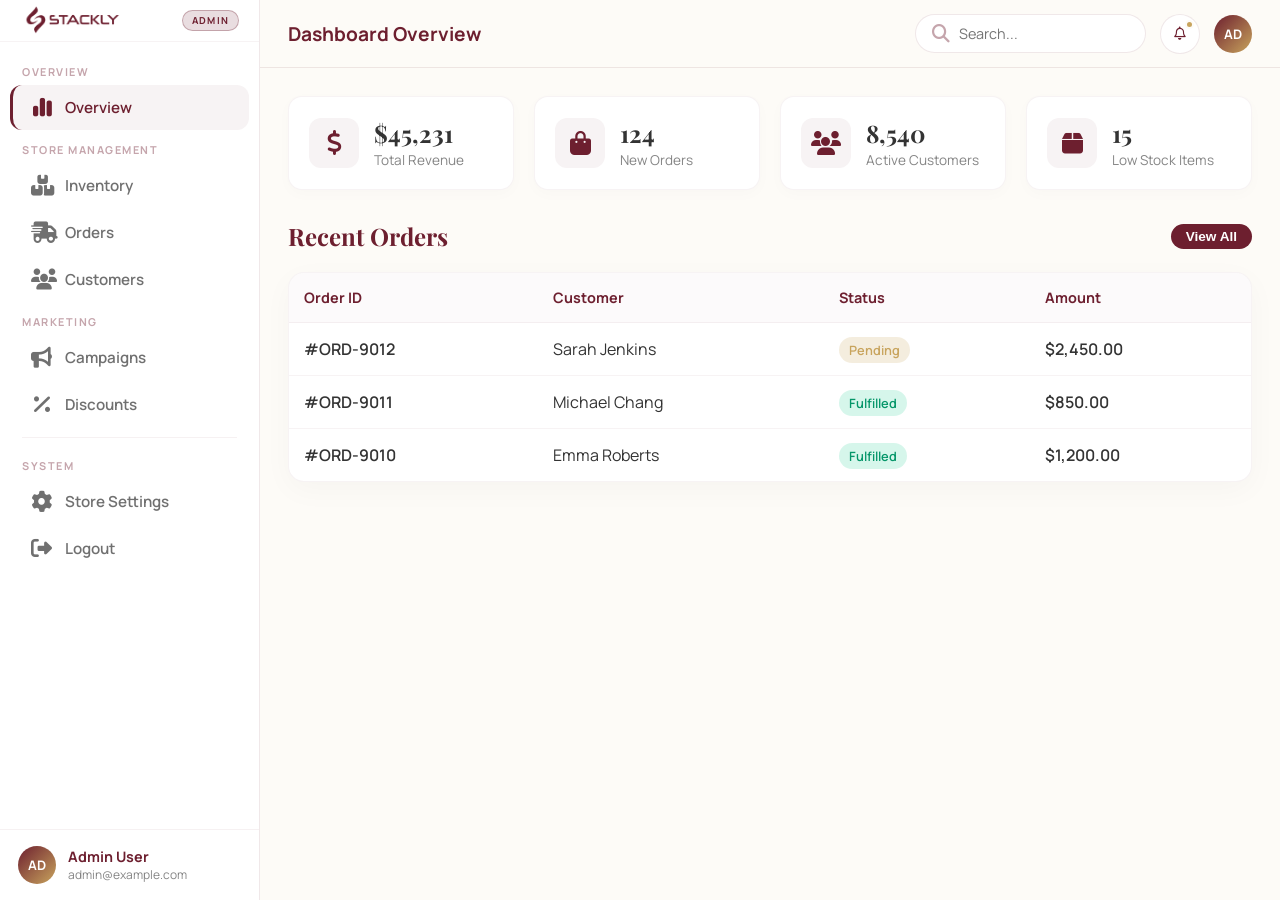
<file: admin.html>
<!DOCTYPE html>
<html lang="en">
<head>
  <meta charset="UTF-8">
  <meta name="viewport" content="width=device-width, initial-scale=1.0">
  <title>Admin Panel – Stackly</title>
  <link href="https://fonts.googleapis.com/css2?family=Manrope:wght@300;400;500;600;700;800&family=Playfair+Display:wght@400;500;600;700&display=swap" rel="stylesheet">
  <link rel="stylesheet" href="https://cdnjs.cloudflare.com/ajax/libs/font-awesome/6.4.0/css/all.min.css">
  <style>
    *, *::before, *::after { margin: 0; padding: 0; box-sizing: border-box; }
    :root {
      --primary: #6D1F2F; /* Burgundy */
      --secondary: #C8A45D; /* Gold */
      --primary-rgb: 109, 31, 47;
      --secondary-rgb: 200, 164, 93;
      --bg: #fdfbf7;
      --bg-rgb: 253, 251, 247;
      --text: #333333;
      --sidebar-w: 260px;
      --topbar-h: 68px;
    }
    html { scroll-behavior: smooth; }
    body {
      font-family: 'Manrope', sans-serif;
      background: var(--bg);
      color: var(--text);
      min-height: 100vh;
      display: flex;
      overflow-x: hidden;
    }
    h1, h2, h3, h4, h5, h6 { font-family: 'Playfair Display', serif; color: var(--primary); }
    a { color: inherit; text-decoration: none; }
    ::-webkit-scrollbar { width: 5px; height: 5px; }
    ::-webkit-scrollbar-track { background: transparent; }
    ::-webkit-scrollbar-thumb { background: rgba(var(--primary-rgb),0.3); border-radius: 10px; }

    /* ─── SIDEBAR & OVERLAY ─── */
    .sidebar-overlay {
      display: none; position: fixed; inset: 0; z-index: 190;
      background: rgba(0,0,0,0.2); backdrop-filter: blur(4px);
      opacity: 0; transition: opacity 0.3s;
    }
    .sidebar {
      width: var(--sidebar-w);
      height: 100vh;
      position: fixed;
      top: 0; left: 0;
      z-index: 200;
      background: #ffffff;
      border-right: 1px solid rgba(var(--primary-rgb),0.1);
      display: flex;
      flex-direction: column;
      transition: transform 0.3s ease, width 0.3s ease;
      overflow: hidden;
    }
    .sidebar-logo { display: flex; align-items: center; gap: 10px; padding: 10px 20px; border-bottom: 1px solid rgba(109,31,47,0.05); flex-shrink: 0; text-decoration: none; color: var(--primary); }
    .static-logo {
      width: 140px; height: 140px; object-fit: contain; border-radius: 8px;
      margin-top: -30px; margin-bottom: -30px;
    }
    .close-sidebar-btn {
      display: none; background: rgba(109,31,47,0.05); border: none;
      color: var(--primary); padding: 6px; border-radius: 8px; cursor: pointer;
      margin-left: auto; transition: background 0.2s;
    }
    .viewer-badge { background: rgba(109,31,47,0.15); color: var(--primary); font-size: 0.6rem; font-weight: 700; letter-spacing: 1.2px; padding: 3px 9px; border-radius: 50px; text-transform: uppercase; white-space: nowrap; border: 1px solid rgba(109,31,47,0.3); }
    
    .sidebar-nav { flex: 1; padding: 12px 0; overflow-y: auto; overflow-x: hidden; }
    .nav-section-label {
      display: block; padding: 10px 22px 4px; font-size: 0.68rem; font-weight: 700;
      letter-spacing: 1.5px; text-transform: uppercase; color: rgba(109,31,47,0.4); white-space: nowrap;
    }
    .nav-link {
      display: flex; align-items: center; gap: 13px;
      padding: 12px 18px; margin: 2px 10px;
      border-radius: 12px; cursor: pointer;
      font-size: 0.95rem; font-weight: 600;
      color: rgba(51,51,51,0.7);
      transition: all 0.2s ease; white-space: nowrap;
      border-left: 3px solid transparent; text-decoration: none;
    }
    .nav-link:hover {
      background: rgba(200,164,93,0.1);
      color: var(--primary); border-left-color: rgba(200,164,93,0.4);
    }
    .nav-link.active {
      background: rgba(109,31,47,0.05);
      color: var(--primary); border-left-color: var(--primary);
    }
    .nav-link i { font-size: 21px; flex-shrink: 0; width: 21px; text-align: center; }
    .nav-divider { height: 1px; background: rgba(109,31,47,0.06); margin: 10px 22px; }
    
    .sidebar-footer {
      padding: 16px 18px; border-top: 1px solid rgba(109,31,47,0.06);
      display: flex; align-items: center; gap: 12px; flex-shrink: 0;
    }
    .user-ava {
      width: 38px; height: 38px; border-radius: 50%;
      background: linear-gradient(135deg, var(--primary), var(--secondary));
      display: flex; align-items: center; justify-content: center; color: white;
      font-size: 0.82rem; font-weight: 700; flex-shrink: 0;
    }
    .user-info { overflow: hidden; }
    .user-info .uname { font-size: 0.9rem; font-weight: 700; color: var(--primary); white-space: nowrap; }
    .user-info .uemail { font-size: 0.75rem; color: rgba(51,51,51,0.6); white-space: nowrap; }

    /* ─── MAIN ─── */
    .main-wrap { margin-left: var(--sidebar-w); flex: 1; min-height: 100vh; display: flex; flex-direction: column; transition: margin-left 0.3s ease; }

    /* ─── TOPBAR ─── */
    .topbar {
      position: sticky; top: 0; z-index: 100; height: var(--topbar-h);
      background: rgba(253, 251, 247, 0.92); backdrop-filter: blur(16px);
      border-bottom: 1px solid rgba(109,31,47,0.1);
      display: flex; align-items: center; justify-content: space-between;
      padding: 0 28px; flex-shrink: 0;
    }
    .topbar-left { display: flex; align-items: center; gap: 14px; }
    .menu-toggle {
      display: none; background: none; border: none; color: var(--primary); cursor: pointer;
      padding: 5px; border-radius: 8px; margin-left: -8px; font-size: 24px;
    }
    .mobile-logo { display: none; align-items: center; gap: 8px; }
    .mobile-logo .static-logo { width: 90px; height: 90px; margin-top: -20px; margin-bottom: -20px; }
    .topbar-title { font-size: 1.2rem; font-weight: 700; color: var(--primary); }
    .topbar-right { display: flex; align-items: center; gap: 14px; }
    
    .search-box {
      display: flex; align-items: center; gap: 9px;
      background: #ffffff; border: 1px solid rgba(109,31,47,0.1);
      border-radius: 50px; padding: 9px 16px; transition: border-color 0.2s;
    }
    .search-box:focus-within { border-color: var(--secondary); }
    .search-box i { font-size: 18px; color: rgba(109,31,47,0.4); }
    .search-box input { background: none; border: none; outline: none; color: var(--text); font-family: inherit; font-size: 0.9rem; width: 170px; }
    
    .notif-btn {
      position: relative; background: #ffffff;
      border: 1px solid rgba(109,31,47,0.1); border-radius: 50%;
      width: 40px; height: 40px; display: flex; align-items: center; justify-content: center;
      cursor: pointer; color: var(--primary);
    }
    .notif-dot { position: absolute; top: 5px; right: 5px; width: 9px; height: 9px; border-radius: 50%; background: var(--secondary); border: 2px solid var(--bg); }
    .topbar-ava {
      width: 38px; height: 38px; border-radius: 50%; color: white;
      background: linear-gradient(135deg, var(--primary), var(--secondary));
      display: flex; align-items: center; justify-content: center;
      font-size: 0.82rem; font-weight: 700; cursor: pointer; text-decoration: none;
    }

    /* ─── SPA SECTIONS ─── */
    .page-body { padding: 28px 28px 48px; flex: 1; }
    .spa-section { display: none; animation: fadeIn 0.4s ease forwards; }
    .spa-section.active { display: block; }
    @keyframes fadeIn { from { opacity: 0; transform: translateY(10px); } to { opacity: 1; transform: translateY(0); } }

    /* ─── COMPONENT CLASSES ─── */
    .sec-head { display: flex; align-items: center; justify-content: space-between; margin-bottom: 20px; }
    .btn-primary { background: var(--primary); color: #fff; padding: 10px 20px; border-radius: 50px; font-weight: 600; border: none; cursor: pointer; transition: all 0.3s; }
    .btn-primary:hover { background: var(--secondary); box-shadow: 0 4px 15px rgba(200,164,93,0.4); }
    
    .glass-panel {
      background: #ffffff; border: 1px solid rgba(109,31,47,0.05);
      border-radius: 16px; padding: 25px; box-shadow: 0 8px 30px rgba(0,0,0,0.03);
      margin-bottom: 30px;
    }
    
    /* ─── CONTENT GRIDS ─── */
    .metrics-grid { display: grid; grid-template-columns: repeat(auto-fit, minmax(220px, 1fr)); gap: 20px; margin-bottom: 30px; }
    .metric-card {
      background: #ffffff; border: 1px solid rgba(109,31,47,0.05);
      border-radius: 14px; padding: 20px;
      box-shadow: 0 4px 15px rgba(0,0,0,0.02);
      display: flex; align-items: center; gap: 15px;
    }
    .metric-card .icon-box {
      width: 50px; height: 50px; border-radius: 12px;
      background: rgba(109,31,47,0.05); color: var(--primary);
      display: flex; align-items: center; justify-content: center; font-size: 24px;
    }
    .metric-info h3 { font-size: 1.5rem; font-weight: 700; color: var(--text); margin-bottom: 2px; }
    .metric-info p { font-size: 0.85rem; color: rgba(51,51,51,0.6); }

    /* ─── RESPONSIVE ─── */
    @media (max-width: 768px) {
      .sidebar { transform: translateX(-100%); border-right: none; height: 100%; bottom: 0; }
      .sidebar.open { transform: translateX(0); box-shadow: 4px 0 24px rgba(0,0,0,0.1); }
      .sidebar-overlay.open { display: block; opacity: 1; }
      .sidebar-logo { padding: 10px 12px; gap: 8px; }
      .close-sidebar-btn { display: block; }
      .menu-toggle { display: block; }
      .main-wrap { margin-left: 0; width: 100%; max-width: 100vw; min-width: 0; }
      .topbar-title { font-size: 1.1rem; }
      .topbar { padding: 0 16px; }
      .page-body { padding: 20px 16px; overflow-x: hidden; width: 100%; min-width: 0; }
      .search-box { display: none; }
    }

    /* ─── TOGGLE SWITCH ─── */
    .toggle-switch { width: 40px; height: 22px; background: rgba(0,0,0,0.15); border-radius: 50px; position: relative; cursor: pointer; transition: background 0.3s; }
    .toggle-switch.on { background: var(--secondary); }
    .toggle-circle { width: 18px; height: 18px; background: white; border-radius: 50%; position: absolute; top: 2px; left: 2px; transition: left 0.3s; }
    .toggle-switch.on .toggle-circle { left: 20px; }
  </style>
</head>
<body>

  <!-- MOBILE OVERLAY -->
  <div class="sidebar-overlay" onclick="toggleSidebar()"></div>

  <!-- SIDEBAR -->
  <aside class="sidebar" id="sidebar">
    <div class="sidebar-logo">
      <div class="static-logo" onclick="window.location.href='index.html'" style="cursor: pointer; background-color: var(--primary); -webkit-mask: url('logo-removebg-preview.webp') no-repeat left center; mask: url('logo-removebg-preview.webp') no-repeat left center; -webkit-mask-size: contain; mask-size: contain; width: 220px; height: 55px;" title="Stackly"></div>
      <span class="viewer-badge">ADMIN</span>
      <button class="close-sidebar-btn" onclick="toggleSidebar()"><i class="fa-solid fa-xmark"></i></button>
    </div>

    <nav class="sidebar-nav">
      <span class="nav-section-label">OVERVIEW</span>
      <a class="nav-link active" onclick="showSection('overview', 'Dashboard Overview', this)">
        <i class="fa-solid fa-chart-simple"></i><span>Overview</span>
      </a>
      
      <span class="nav-section-label">STORE MANAGEMENT</span>
      <a class="nav-link" onclick="showSection('inventory', 'Inventory', this)">
        <i class="fa-solid fa-boxes-stacked"></i><span>Inventory</span>
      </a>
      <a class="nav-link" onclick="showSection('orders', 'Orders & Fulfillment', this)">
        <i class="fa-solid fa-truck-fast"></i><span>Orders</span>
      </a>
      <a class="nav-link" onclick="showSection('customers', 'Customers', this)">
        <i class="fa-solid fa-users"></i><span>Customers</span>
      </a>
      
      <span class="nav-section-label">MARKETING</span>
      <a class="nav-link" onclick="showSection('campaigns', 'Campaigns', this)">
        <i class="fa-solid fa-bullhorn"></i><span>Campaigns</span>
      </a>
      <a class="nav-link" onclick="showSection('discounts', 'Discounts', this)">
        <i class="fa-solid fa-percent"></i><span>Discounts</span>
      </a>

      <div class="nav-divider"></div>
      <span class="nav-section-label">SYSTEM</span>
      <a class="nav-link" onclick="showSection('settings', 'Store Settings', this)">
        <i class="fa-solid fa-gear"></i><span>Store Settings</span>
      </a>
      <a href="login.html" class="nav-link">
        <i class="fa-solid fa-right-from-bracket"></i><span>Logout</span>
      </a>
    </nav>

    <div class="sidebar-footer">
      <div class="user-ava" id="sidebar-ava">AD</div>
      <div class="user-info">
        <div class="uname" id="sidebar-uname">Admin User</div>
        <div class="uemail" id="sidebar-uemail">admin@example.com</div>
      </div>
    </div>
  </aside>

  <!-- MAIN -->
  <div class="main-wrap">

    <header class="topbar">
      <div class="topbar-left">
        <button class="menu-toggle" onclick="toggleSidebar()"><i class="fa-solid fa-bars"></i></button>
        <a href="index.html" class="mobile-logo">
          <div class="static-logo" style="background-color: var(--primary); -webkit-mask: url('logo-removebg-preview.webp') no-repeat left center; mask: url('logo-removebg-preview.webp') no-repeat left center; -webkit-mask-size: contain; mask-size: contain; width: 180px; height: 45px;" title="Stackly"></div>
        </a>
        <span class="topbar-title" id="topbar-title-text">Dashboard Overview</span>
      </div>
      <div class="topbar-right">
        <form class="search-box" onsubmit="event.preventDefault(); window.location.href='404.html';">
          <button type="submit" style="background: none; border: none; padding: 0; cursor: pointer; display: flex; align-items: center; outline: none; color: inherit;">
            <i class="fa-solid fa-magnifying-glass"></i>
          </button>
          <input type="text" placeholder="Search..." required>
        </form>
        <button class="notif-btn" onclick="window.location.href='404.html'">
          <i class="fa-regular fa-bell"></i><span class="notif-dot"></span>
        </button>
        <a href="404.html" class="topbar-ava" id="topbar-ava" title="Profile">AD</a>
      </div>
    </header>

    <main class="page-body">

      <!-- ================= OVERVIEW ================= -->
      <section id="sec-overview" class="spa-section active">
        
        <div class="metrics-grid">
          <div class="metric-card">
            <div class="icon-box"><i class="fa-solid fa-dollar-sign"></i></div>
            <div class="metric-info">
              <h3>$45,231</h3>
              <p>Total Revenue</p>
            </div>
          </div>
          <div class="metric-card">
            <div class="icon-box"><i class="fa-solid fa-bag-shopping"></i></div>
            <div class="metric-info">
              <h3>124</h3>
              <p>New Orders</p>
            </div>
          </div>
          <div class="metric-card">
            <div class="icon-box"><i class="fa-solid fa-users"></i></div>
            <div class="metric-info">
              <h3>8,540</h3>
              <p>Active Customers</p>
            </div>
          </div>
          <div class="metric-card">
            <div class="icon-box"><i class="fa-solid fa-box"></i></div>
            <div class="metric-info">
              <h3>15</h3>
              <p>Low Stock Items</p>
            </div>
          </div>
        </div>

        <div class="sec-head"><h2>Recent Orders</h2><button class="btn-primary" style="padding: 5px 15px; font-size: 0.85rem;" onclick="window.location.href='404.html'">View All</button></div>
        <div class="glass-panel" style="padding: 0; overflow-x: auto;">
            <table style="width: 100%; min-width: 600px; border-collapse: collapse; text-align: left;">
                <tr style="border-bottom: 1px solid rgba(109,31,47,0.05); background: rgba(109,31,47,0.02);">
                    <th style="padding: 15px; color: var(--primary); font-size: 0.9rem;">Order ID</th>
                    <th style="padding: 15px; color: var(--primary); font-size: 0.9rem;">Customer</th>
                    <th style="padding: 15px; color: var(--primary); font-size: 0.9rem;">Status</th>
                    <th style="padding: 15px; color: var(--primary); font-size: 0.9rem;">Amount</th>
                </tr>
                <tr style="border-bottom: 1px solid rgba(109,31,47,0.05);">
                    <td style="padding: 15px; font-weight: 600;">#ORD-9012</td>
                    <td style="padding: 15px;">Sarah Jenkins</td>
                    <td style="padding: 15px;"><span style="background: rgba(200,164,93,0.2); color: var(--secondary); padding: 4px 10px; border-radius: 50px; font-size: 0.8rem; font-weight: 600;">Pending</span></td>
                    <td style="padding: 15px; font-weight: 600;">$2,450.00</td>
                </tr>
                <tr style="border-bottom: 1px solid rgba(109,31,47,0.05);">
                    <td style="padding: 15px; font-weight: 600;">#ORD-9011</td>
                    <td style="padding: 15px;">Michael Chang</td>
                    <td style="padding: 15px;"><span style="background: rgba(52,211,153,0.2); color: #059669; padding: 4px 10px; border-radius: 50px; font-size: 0.8rem; font-weight: 600;">Fulfilled</span></td>
                    <td style="padding: 15px; font-weight: 600;">$850.00</td>
                </tr>
                <tr>
                    <td style="padding: 15px; font-weight: 600;">#ORD-9010</td>
                    <td style="padding: 15px;">Emma Roberts</td>
                    <td style="padding: 15px;"><span style="background: rgba(52,211,153,0.2); color: #059669; padding: 4px 10px; border-radius: 50px; font-size: 0.8rem; font-weight: 600;">Fulfilled</span></td>
                    <td style="padding: 15px; font-weight: 600;">$1,200.00</td>
                </tr>
            </table>
        </div>
      </section>

      <!-- ================= INVENTORY ================= -->
      <section id="sec-inventory" class="spa-section">
        <div class="sec-head"><h2>Inventory Management</h2><button class="btn-primary" style="padding: 6px 16px; font-size: 0.9rem;" onclick="window.location.href='404.html'">+ Add Product</button></div>
        <div class="glass-panel" style="padding: 0; overflow-x: auto;">
            <table style="width: 100%; min-width: 600px; border-collapse: collapse; text-align: left;">
                <tr style="border-bottom: 1px solid rgba(109,31,47,0.05); background: rgba(109,31,47,0.02);">
                    <th style="padding: 15px; color: var(--primary); font-size: 0.9rem;">Product</th>
                    <th style="padding: 15px; color: var(--primary); font-size: 0.9rem;">SKU</th>
                    <th style="padding: 15px; color: var(--primary); font-size: 0.9rem;">Stock</th>
                    <th style="padding: 15px; color: var(--primary); font-size: 0.9rem;">Price</th>
                    <th style="padding: 15px; color: var(--primary); font-size: 0.9rem;">Status</th>
                </tr>
                <tr style="border-bottom: 1px solid rgba(109,31,47,0.05);">
                    <td style="padding: 15px; display: flex; align-items: center; gap: 10px;">
                        <img src="Images/image_10.webp" alt="Ring" style="width: 40px; height: 40px; border-radius: 8px; object-fit: cover;">
                        <div style="font-weight: 600; color: #333;">Diamond Eternity Ring</div>
                    </td>
                    <td style="padding: 15px; color: gray;">SKU-RN-001</td>
                    <td style="padding: 15px; font-weight: 600;">24</td>
                    <td style="padding: 15px; font-weight: 600;">$2,450.00</td>
                    <td style="padding: 15px;"><span style="background: rgba(52,211,153,0.2); color: #059669; padding: 4px 10px; border-radius: 50px; font-size: 0.8rem; font-weight: 600;">In Stock</span></td>
                </tr>
                <tr style="border-bottom: 1px solid rgba(109,31,47,0.05);">
                    <td style="padding: 15px; display: flex; align-items: center; gap: 10px;">
                        <img src="Images/image_9.webp" alt="Necklace" style="width: 40px; height: 40px; border-radius: 8px; object-fit: cover;">
                        <div style="font-weight: 600; color: #333;">Sapphire Pendant</div>
                    </td>
                    <td style="padding: 15px; color: gray;">SKU-NK-042</td>
                    <td style="padding: 15px; font-weight: 600; color: #e11d48;">3</td>
                    <td style="padding: 15px; font-weight: 600;">$1,200.00</td>
                    <td style="padding: 15px;"><span style="background: rgba(225,29,72,0.1); color: #e11d48; padding: 4px 10px; border-radius: 50px; font-size: 0.8rem; font-weight: 600;">Low Stock</span></td>
                </tr>
            </table>
        </div>
      </section>

      <!-- ================= ORDERS ================= -->
      <section id="sec-orders" class="spa-section">
        <div class="sec-head"><h2>Orders & Fulfillment</h2></div>
        <div class="glass-panel" style="padding: 0; overflow-x: auto;">
            <table style="width: 100%; min-width: 600px; border-collapse: collapse; text-align: left;">
                <tr style="border-bottom: 1px solid rgba(109,31,47,0.05); background: rgba(109,31,47,0.02);">
                    <th style="padding: 15px; color: var(--primary); font-size: 0.9rem;">Order ID</th>
                    <th style="padding: 15px; color: var(--primary); font-size: 0.9rem;">Customer</th>
                    <th style="padding: 15px; color: var(--primary); font-size: 0.9rem;">Date</th>
                    <th style="padding: 15px; color: var(--primary); font-size: 0.9rem;">Status</th>
                    <th style="padding: 15px; color: var(--primary); font-size: 0.9rem;">Total</th>
                </tr>
                <tr style="border-bottom: 1px solid rgba(109,31,47,0.05);">
                    <td style="padding: 15px; font-weight: 600; color: #333;">#ORD-9012</td>
                    <td style="padding: 15px;">Sarah Jenkins<br><span style="font-size: 0.8rem; color: gray;">sarah.j@email.com</span></td>
                    <td style="padding: 15px; color: gray;">Today, 10:42 AM</td>
                    <td style="padding: 15px;"><span style="background: rgba(200,164,93,0.2); color: var(--secondary); padding: 4px 10px; border-radius: 50px; font-size: 0.8rem; font-weight: 600;">Pending</span></td>
                    <td style="padding: 15px; font-weight: 600;">$2,450.00</td>
                </tr>
                <tr style="border-bottom: 1px solid rgba(109,31,47,0.05);">
                    <td style="padding: 15px; font-weight: 600; color: #333;">#ORD-9011</td>
                    <td style="padding: 15px;">Michael Chang<br><span style="font-size: 0.8rem; color: gray;">m.chang@email.com</span></td>
                    <td style="padding: 15px; color: gray;">Yesterday, 3:15 PM</td>
                    <td style="padding: 15px;"><span style="background: rgba(52,211,153,0.2); color: #059669; padding: 4px 10px; border-radius: 50px; font-size: 0.8rem; font-weight: 600;">Fulfilled</span></td>
                    <td style="padding: 15px; font-weight: 600;">$850.00</td>
                </tr>
                <tr style="border-bottom: 1px solid rgba(109,31,47,0.05);">
                    <td style="padding: 15px; font-weight: 600; color: #333;">#ORD-9010</td>
                    <td style="padding: 15px;">Emma Roberts<br><span style="font-size: 0.8rem; color: gray;">emma.r@email.com</span></td>
                    <td style="padding: 15px; color: gray;">Oct 12, 2023</td>
                    <td style="padding: 15px;"><span style="background: rgba(52,211,153,0.2); color: #059669; padding: 4px 10px; border-radius: 50px; font-size: 0.8rem; font-weight: 600;">Fulfilled</span></td>
                    <td style="padding: 15px; font-weight: 600;">$1,200.00</td>
                </tr>
            </table>
        </div>
      </section>

      <!-- ================= CUSTOMERS ================= -->
      <section id="sec-customers" class="spa-section">
        <div class="sec-head"><h2>Customer Directory</h2></div>
        <div class="content-grid">
            <div class="glass-panel" style="padding: 20px; display: flex; align-items: center; gap: 15px;">
                <div style="width: 50px; height: 50px; border-radius: 50%; background: #6D1F2F; color: white; display: flex; align-items: center; justify-content: center; font-weight: 700; font-size: 1.2rem;">SJ</div>
                <div>
                    <div style="font-weight: 700; color: #333; font-size: 1.1rem;">Sarah Jenkins</div>
                    <div style="font-size: 0.85rem; color: gray;">VIP Member • 12 Orders</div>
                </div>
            </div>
            <div class="glass-panel" style="padding: 20px; display: flex; align-items: center; gap: 15px;">
                <div style="width: 50px; height: 50px; border-radius: 50%; background: #C8A45D; color: white; display: flex; align-items: center; justify-content: center; font-weight: 700; font-size: 1.2rem;">MC</div>
                <div>
                    <div style="font-weight: 700; color: #333; font-size: 1.1rem;">Michael Chang</div>
                    <div style="font-size: 0.85rem; color: gray;">Standard • 2 Orders</div>
                </div>
            </div>
        </div>
      </section>

      <!-- ================= CAMPAIGNS ================= -->
      <section id="sec-campaigns" class="spa-section">
        <div class="sec-head"><h2>Marketing Campaigns</h2><button class="btn-primary" style="padding: 6px 16px; font-size: 0.9rem;" onclick="window.location.href='404.html'">Create Campaign</button></div>
        <div class="glass-panel">
            <h3 style="color: var(--primary); margin-bottom: 10px;">Spring Elegance Email Blast</h3>
            <div style="display: flex; justify-content: space-between; align-items: center;">
                <p style="color: gray; font-size: 0.9rem;">Sent to 8,500 subscribers • 45% Open Rate</p>
                <span style="background: rgba(52,211,153,0.2); color: #059669; padding: 4px 10px; border-radius: 50px; font-size: 0.8rem; font-weight: 600;">Completed</span>
            </div>
        </div>
      </section>

      <!-- ================= DISCOUNTS ================= -->
      <section id="sec-discounts" class="spa-section">
        <div class="sec-head"><h2>Discounts & Promotions</h2><button class="btn-primary" style="padding: 6px 16px; font-size: 0.9rem;" onclick="window.location.href='404.html'">Create Code</button></div>
        <div class="glass-panel">
            <h3 style="color: var(--primary); margin-bottom: 10px; font-family: monospace; font-size: 1.5rem;">SPRING20</h3>
            <div style="display: flex; justify-content: space-between; align-items: center;">
                <p style="color: gray; font-size: 0.9rem;">20% off all orders • Valid until May 31</p>
                <span style="background: rgba(52,211,153,0.2); color: #059669; padding: 4px 10px; border-radius: 50px; font-size: 0.8rem; font-weight: 600;">Active</span>
            </div>
        </div>
      </section>

      <!-- ================= SETTINGS ================= -->
      <section id="sec-settings" class="spa-section">
        <div class="sec-head"><h2>System Settings</h2></div>
        
        <div style="display: grid; grid-template-columns: repeat(auto-fit, minmax(300px, 1fr)); gap: 30px;">
            <div class="glass-panel" style="margin-bottom: 0;">
                <h3 style="margin-bottom: 20px; font-size: 1.2rem; border-bottom: 1px solid rgba(109,31,47,0.1); padding-bottom: 10px;">Store Information</h3>
                <div style="margin-bottom: 15px;">
                    <label style="display: block; font-size: 0.85rem; color: gray; margin-bottom: 5px;">Store Name</label>
                    <input type="text" value="Stackly" style="width: 100%; padding: 12px; border-radius: 8px; border: 1px solid rgba(109,31,47,0.1); background: #fdfbf7; font-family: inherit;">
                </div>
                <div style="margin-bottom: 20px;">
                    <label style="display: block; font-size: 0.85rem; color: gray; margin-bottom: 5px;">Support Email</label>
                    <input type="email" value="support@stackly.com" style="width: 100%; padding: 12px; border-radius: 8px; border: 1px solid rgba(109,31,47,0.1); background: #fdfbf7; font-family: inherit;">
                </div>
                <button class="btn-primary" onclick="window.location.href='404.html'">Save Changes</button>
            </div>

            <div class="glass-panel" style="margin-bottom: 0;">
                <h3 style="margin-bottom: 20px; font-size: 1.2rem; border-bottom: 1px solid rgba(109,31,47,0.1); padding-bottom: 10px;">Admin Security</h3>
                <div style="display: flex; align-items: center; justify-content: space-between; margin-bottom: 15px; padding-bottom: 15px; border-bottom: 1px solid rgba(109,31,47,0.05);">
                    <div>
                        <div style="font-weight: 600;">Two-Factor Authentication</div>
                        <div style="font-size: 0.8rem; color: gray;">Require 2FA for all admin staff.</div>
                    </div>
                    <div class="toggle-switch on" onclick="this.classList.toggle('on')">
                        <div class="toggle-circle"></div>
                    </div>
                </div>
                <div style="display: flex; align-items: center; justify-content: space-between;">
                    <div>
                        <div style="font-weight: 600;">Change Admin Password</div>
                        <div style="font-size: 0.8rem; color: gray;">Update your master password securely.</div>
                    </div>
                    <button style="background: none; border: 1px solid var(--primary); color: var(--primary); padding: 6px 12px; border-radius: 6px; cursor: pointer; font-weight: 600;" onclick="window.location.href='404.html'">Update</button>
                </div>
            </div>
        </div>
      </section>

    </main>
  </div>

  <script>
    function showSection(sectionId, title, clickedElement) {
        document.querySelectorAll('.spa-section').forEach(sec => sec.classList.remove('active'));
        document.getElementById('sec-' + sectionId).classList.add('active');
        document.getElementById('topbar-title-text').innerText = title;
        if (clickedElement) {
            document.querySelectorAll('.sidebar-nav .nav-link').forEach(link => link.classList.remove('active'));
            clickedElement.classList.add('active');
        }
        if(window.innerWidth <= 768) toggleSidebar(false);
    }

    function toggleSidebar(forceState) {
        const sidebar = document.getElementById('sidebar');
        const overlay = document.querySelector('.sidebar-overlay');
        const menuIcon = document.querySelector('.menu-toggle i');
        const isOpen = sidebar.classList.contains('open');
        
        if(forceState === false || isOpen) {
            sidebar.classList.remove('open');
            overlay.classList.remove('open');
            if (menuIcon) menuIcon.className = 'fa-solid fa-bars';
            document.body.style.overflow = '';
            document.documentElement.style.overflow = '';
        } else {
            sidebar.classList.add('open');
            overlay.classList.add('open');
            if (menuIcon) menuIcon.className = 'fa-solid fa-xmark';
            document.body.style.setProperty('overflow', 'hidden', 'important');
            document.documentElement.style.setProperty('overflow', 'hidden', 'important');
        }
    }

    document.addEventListener('DOMContentLoaded', () => {
        const userStr = localStorage.getItem('jewellry_user');
        if (userStr) {
            try {
                const user = JSON.parse(userStr);
                const initial = user.username.charAt(0).toUpperCase();
                
                const els = {
                    'sidebar-ava': initial,
                    'topbar-ava': initial,
                    'sidebar-uname': user.username,
                    'sidebar-uemail': user.email
                };
                
                for (const [id, val] of Object.entries(els)) {
                    const el = document.getElementById(id);
                    if (el) el.innerText = val;
                }
            } catch (e) {
                console.error('Error parsing user data', e);
            }
        }
    });
  </script>
</body>
</html>
</file>
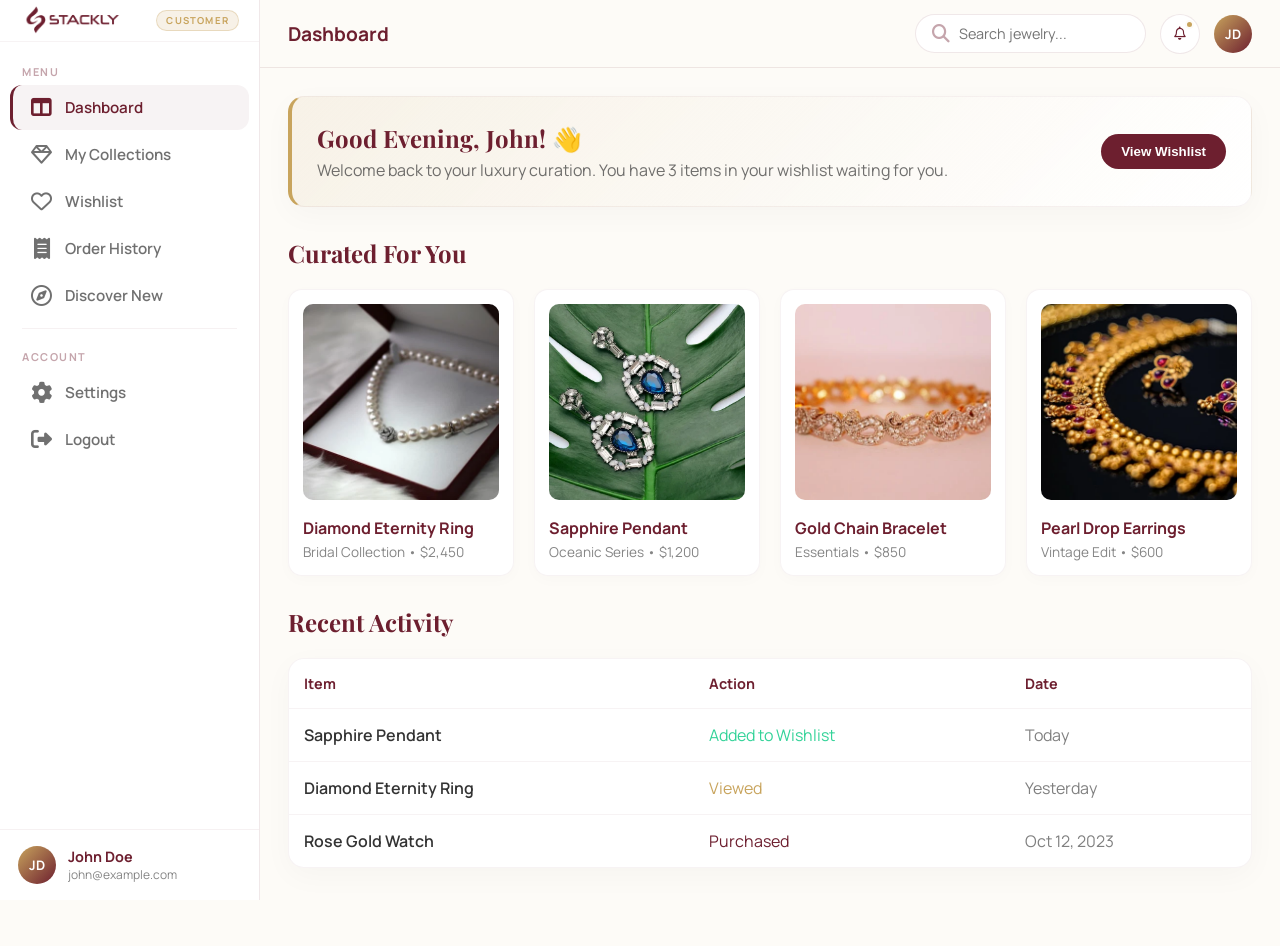
<file: dashboard.html>
<!DOCTYPE html>
<html lang="en">
<head>
  <meta charset="UTF-8">
  <meta name="viewport" content="width=device-width, initial-scale=1.0">
  <title>Dashboard – Stackly</title>
  <link href="https://fonts.googleapis.com/css2?family=Manrope:wght@300;400;500;600;700;800&family=Playfair+Display:wght@400;500;600;700&display=swap" rel="stylesheet">
  <link rel="stylesheet" href="https://cdnjs.cloudflare.com/ajax/libs/font-awesome/6.4.0/css/all.min.css">
  <style>
    *, *::before, *::after { margin: 0; padding: 0; box-sizing: border-box; }
    :root {
      --primary: #6D1F2F; /* Burgundy */
      --secondary: #C8A45D; /* Gold */
      --primary-rgb: 109, 31, 47;
      --secondary-rgb: 200, 164, 93;
      --bg: #fdfbf7;
      --bg-rgb: 253, 251, 247;
      --text: #333333;
      --sidebar-w: 260px;
      --topbar-h: 68px;
    }
    html { scroll-behavior: smooth; }
    body {
      font-family: 'Manrope', sans-serif;
      background: var(--bg);
      color: var(--text);
      min-height: 100vh;
      display: flex;
      overflow-x: hidden;
    }
    h1, h2, h3, h4, h5, h6 { font-family: 'Playfair Display', serif; color: var(--primary); }
    a { color: inherit; text-decoration: none; }
    ::-webkit-scrollbar { width: 5px; height: 5px; }
    ::-webkit-scrollbar-track { background: transparent; }
    ::-webkit-scrollbar-thumb { background: rgba(var(--primary-rgb),0.3); border-radius: 10px; }

    /* ─── SIDEBAR & OVERLAY ─── */
    .sidebar-overlay {
      display: none; position: fixed; inset: 0; z-index: 190;
      background: rgba(0,0,0,0.2); backdrop-filter: blur(4px);
      opacity: 0; transition: opacity 0.3s;
    }
    .sidebar {
      width: var(--sidebar-w);
      height: 100vh;
      position: fixed;
      top: 0; left: 0;
      z-index: 200;
      background: #ffffff;
      border-right: 1px solid rgba(var(--primary-rgb),0.1);
      display: flex;
      flex-direction: column;
      transition: transform 0.3s ease, width 0.3s ease;
      overflow: hidden;
    }
    .sidebar-logo { display: flex; align-items: center; gap: 10px; padding: 10px 20px; border-bottom: 1px solid rgba(109,31,47,0.05); flex-shrink: 0; text-decoration: none; color: var(--primary); }
    .static-logo {
      width: 140px; height: 140px; object-fit: contain; border-radius: 8px;
      margin-top: -30px; margin-bottom: -30px;
    }
    .close-sidebar-btn {
      display: none; background: rgba(109,31,47,0.05); border: none;
      color: var(--primary); padding: 6px; border-radius: 8px; cursor: pointer;
      margin-left: auto; transition: background 0.2s;
    }
    .close-sidebar-btn:hover { background: rgba(109,31,47,0.1); }
    .viewer-badge { background: rgba(200,164,93,0.15); color: var(--secondary); font-size: 0.6rem; font-weight: 700; letter-spacing: 1.2px; padding: 3px 9px; border-radius: 50px; text-transform: uppercase; white-space: nowrap; border: 1px solid rgba(200,164,93,0.3); }
    
    .sidebar-nav { flex: 1; padding: 12px 0; overflow-y: auto; overflow-x: hidden; }
    .nav-section-label {
      display: block; padding: 10px 22px 4px; font-size: 0.68rem; font-weight: 700;
      letter-spacing: 1.5px; text-transform: uppercase; color: rgba(109,31,47,0.4); white-space: nowrap;
    }
    .nav-link {
      display: flex; align-items: center; gap: 13px;
      padding: 12px 18px; margin: 2px 10px;
      border-radius: 12px; cursor: pointer;
      font-size: 0.95rem; font-weight: 600;
      color: rgba(51,51,51,0.7);
      transition: all 0.2s ease; white-space: nowrap;
      border-left: 3px solid transparent; text-decoration: none;
    }
    .nav-link:hover {
      background: rgba(200,164,93,0.1);
      color: var(--primary); border-left-color: rgba(200,164,93,0.4);
    }
    .nav-link.active {
      background: rgba(109,31,47,0.05);
      color: var(--primary); border-left-color: var(--primary);
    }
    .nav-link i { font-size: 21px; flex-shrink: 0; width: 21px; text-align: center; }
    .nav-divider { height: 1px; background: rgba(109,31,47,0.06); margin: 10px 22px; }
    
    .sidebar-footer {
      padding: 16px 18px; border-top: 1px solid rgba(109,31,47,0.06);
      display: flex; align-items: center; gap: 12px; flex-shrink: 0;
    }
    .user-ava {
      width: 38px; height: 38px; border-radius: 50%;
      background: linear-gradient(135deg, var(--secondary), var(--primary));
      display: flex; align-items: center; justify-content: center; color: white;
      font-size: 0.82rem; font-weight: 700; flex-shrink: 0;
    }
    .user-info { overflow: hidden; }
    .user-info .uname { font-size: 0.9rem; font-weight: 700; color: var(--primary); white-space: nowrap; }
    .user-info .uemail { font-size: 0.75rem; color: rgba(51,51,51,0.6); white-space: nowrap; }

    /* ─── MAIN ─── */
    .main-wrap { margin-left: var(--sidebar-w); flex: 1; min-height: 100vh; display: flex; flex-direction: column; transition: margin-left 0.3s ease; }

    /* ─── TOPBAR ─── */
    .topbar {
      position: sticky; top: 0; z-index: 100; height: var(--topbar-h);
      background: rgba(253, 251, 247, 0.92); backdrop-filter: blur(16px);
      border-bottom: 1px solid rgba(109,31,47,0.1);
      display: flex; align-items: center; justify-content: space-between;
      padding: 0 28px; flex-shrink: 0;
    }
    .topbar-left { display: flex; align-items: center; gap: 14px; }
    .menu-toggle {
      display: none; background: none; border: none; color: var(--primary); cursor: pointer;
      padding: 5px; border-radius: 8px; margin-left: -8px; font-size: 24px;
    }
    .mobile-logo { display: none; align-items: center; gap: 8px; }
    .mobile-logo .static-logo { width: 90px; height: 90px; margin-top: -20px; margin-bottom: -20px; }
    .topbar-title { font-size: 1.2rem; font-weight: 700; color: var(--primary); }
    .topbar-right { display: flex; align-items: center; gap: 14px; }
    
    .search-box {
      display: flex; align-items: center; gap: 9px;
      background: #ffffff; border: 1px solid rgba(109,31,47,0.1);
      border-radius: 50px; padding: 9px 16px; transition: border-color 0.2s;
    }
    .search-box:focus-within { border-color: var(--secondary); }
    .search-box i { font-size: 18px; color: rgba(109,31,47,0.4); }
    .search-box input { background: none; border: none; outline: none; color: var(--text); font-family: inherit; font-size: 0.9rem; width: 170px; }
    
    .notif-btn {
      position: relative; background: #ffffff;
      border: 1px solid rgba(109,31,47,0.1); border-radius: 50%;
      width: 40px; height: 40px; display: flex; align-items: center; justify-content: center;
      cursor: pointer; color: var(--primary);
    }
    .notif-dot { position: absolute; top: 5px; right: 5px; width: 9px; height: 9px; border-radius: 50%; background: var(--secondary); border: 2px solid var(--bg); }
    .topbar-ava {
      width: 38px; height: 38px; border-radius: 50%; color: white;
      background: linear-gradient(135deg, var(--secondary), var(--primary));
      display: flex; align-items: center; justify-content: center;
      font-size: 0.82rem; font-weight: 700; cursor: pointer; text-decoration: none;
    }

    /* ─── SPA SECTIONS ─── */
    .page-body { padding: 28px 28px 48px; flex: 1; }
    .spa-section { display: none; animation: fadeIn 0.4s ease forwards; }
    .spa-section.active { display: block; }
    @keyframes fadeIn { from { opacity: 0; transform: translateY(10px); } to { opacity: 1; transform: translateY(0); } }

    /* ─── COMPONENT CLASSES ─── */
    .sec-head { display: flex; align-items: center; justify-content: space-between; margin-bottom: 20px; }
    .btn-primary { background: var(--primary); color: #fff; padding: 10px 20px; border-radius: 50px; font-weight: 600; border: none; cursor: pointer; transition: all 0.3s; }
    .btn-primary:hover { background: var(--secondary); box-shadow: 0 4px 15px rgba(200,164,93,0.4); }
    
    .glass-panel {
      background: #ffffff; border: 1px solid rgba(109,31,47,0.05);
      border-radius: 16px; padding: 25px; box-shadow: 0 8px 30px rgba(0,0,0,0.03);
      margin-bottom: 30px;
    }
    
    /* ─── CONTENT GRIDS ─── */
    .content-grid { display: grid; grid-template-columns: repeat(auto-fill, minmax(200px, 1fr)); gap: 20px; }
    .content-card {
      background: #ffffff; border: 1px solid rgba(109,31,47,0.05);
      border-radius: 14px; padding: 14px; cursor: pointer; transition: transform 0.3s, box-shadow 0.3s;
      box-shadow: 0 4px 15px rgba(0,0,0,0.02);
    }
    .content-card:hover { transform: translateY(-5px); box-shadow: 0 8px 25px rgba(109,31,47,0.08); }
    .c-img { width: 100%; aspect-ratio: 1; border-radius: 10px; object-fit: cover; margin-bottom: 12px; transition: transform 0.4s cubic-bezier(0.16, 1, 0.3, 1); }
    .content-card:hover .c-img { transform: scale(1.05); }
    .c-title { font-size: 1rem; font-weight: 700; margin-bottom: 4px; color: var(--primary); white-space: nowrap; overflow: hidden; text-overflow: ellipsis; }
    .c-sub { font-size: 0.85rem; color: rgba(51,51,51,0.6); }

    /* ─── RESPONSIVE ─── */
    @media (max-width: 1024px) {
      .content-grid { grid-template-columns: repeat(3, 1fr); }
    }
    @media (max-width: 768px) {
      .sidebar { transform: translateX(-100%); border-right: none; height: 100%; bottom: 0; }
      .sidebar.open { transform: translateX(0); box-shadow: 4px 0 24px rgba(0,0,0,0.1); }
      .sidebar-overlay.open { display: block; opacity: 1; }
      .sidebar-logo { padding: 10px 12px; gap: 8px; }
      .close-sidebar-btn { display: block; }
      .menu-toggle { display: block; }
      .main-wrap { margin-left: 0; width: 100%; max-width: 100vw; min-width: 0; }
      .topbar-title { font-size: 1.1rem; }
      .topbar { padding: 0 16px; }
      .page-body { padding: 20px 16px; overflow-x: hidden; width: 100%; min-width: 0; }
      .search-box { display: none; }
      .content-grid { grid-template-columns: repeat(2, 1fr); }
    }
    @media (max-width: 480px) {
      .content-grid { grid-template-columns: 1fr; }
    }

    /* ─── TOGGLE SWITCH ─── */
    .toggle-switch { width: 40px; height: 22px; background: rgba(0,0,0,0.15); border-radius: 50px; position: relative; cursor: pointer; transition: background 0.3s; }
    .toggle-switch.on { background: var(--secondary); }
    .toggle-circle { width: 18px; height: 18px; background: white; border-radius: 50%; position: absolute; top: 2px; left: 2px; transition: left 0.3s; }
    .toggle-switch.on .toggle-circle { left: 20px; }
  </style>
</head>
<body>

  <!-- MOBILE OVERLAY -->
  <div class="sidebar-overlay" onclick="toggleSidebar()"></div>

  <!-- SIDEBAR -->
  <aside class="sidebar" id="sidebar">
    <div class="sidebar-logo">
      <div class="static-logo" onclick="window.location.href='index.html'" style="cursor: pointer; background-color: var(--primary); -webkit-mask: url('logo-removebg-preview.webp') no-repeat left center; mask: url('logo-removebg-preview.webp') no-repeat left center; -webkit-mask-size: contain; mask-size: contain; width: 220px; height: 55px;" title="Stackly"></div>
      <span class="viewer-badge">CUSTOMER</span>
      <button class="close-sidebar-btn" onclick="toggleSidebar()"><i class="fa-solid fa-xmark"></i></button>
    </div>

    <nav class="sidebar-nav">
      <span class="nav-section-label">MENU</span>
      <a class="nav-link active" onclick="showSection('dashboard', 'Dashboard', this)">
        <i class="fa-solid fa-table-columns"></i><span>Dashboard</span>
      </a>
      <a class="nav-link" onclick="showSection('collections', 'My Collections', this)">
        <i class="fa-regular fa-gem"></i><span>My Collections</span>
      </a>
      <a class="nav-link" onclick="showSection('wishlist', 'Wishlist', this)">
        <i class="fa-regular fa-heart"></i><span>Wishlist</span>
      </a>
      <a class="nav-link" onclick="showSection('orders', 'Order History', this)">
        <i class="fa-solid fa-receipt"></i><span>Order History</span>
      </a>
      <a class="nav-link" onclick="showSection('discover', 'Discover New', this)">
        <i class="fa-regular fa-compass"></i><span>Discover New</span>
      </a>

      <div class="nav-divider"></div>
      <span class="nav-section-label">ACCOUNT</span>

      <a class="nav-link" onclick="showSection('settings', 'Settings', this)">
        <i class="fa-solid fa-gear"></i><span>Settings</span>
      </a>
      <a href="login.html" class="nav-link">
        <i class="fa-solid fa-right-from-bracket"></i><span>Logout</span>
      </a>
    </nav>

    <div class="sidebar-footer">
      <div class="user-ava" id="sidebar-ava">JD</div>
      <div class="user-info">
        <div class="uname" id="sidebar-uname">John Doe</div>
        <div class="uemail" id="sidebar-uemail">john@example.com</div>
      </div>
    </div>
  </aside>

  <!-- MAIN -->
  <div class="main-wrap">

    <header class="topbar">
      <div class="topbar-left">
        <button class="menu-toggle" onclick="toggleSidebar()"><i class="fa-solid fa-bars"></i></button>
        <a href="index.html" class="mobile-logo">
          <div class="static-logo" style="background-color: var(--primary); -webkit-mask: url('logo-removebg-preview.webp') no-repeat left center; mask: url('logo-removebg-preview.webp') no-repeat left center; -webkit-mask-size: contain; mask-size: contain; width: 180px; height: 45px;" title="Stackly"></div>
        </a>
        <span class="topbar-title" id="topbar-title-text">Dashboard</span>
      </div>
      <div class="topbar-right">
        <form class="search-box" onsubmit="event.preventDefault(); window.location.href='404.html';">
          <button type="submit" style="background: none; border: none; padding: 0; cursor: pointer; display: flex; align-items: center; outline: none; color: inherit;">
            <i class="fa-solid fa-magnifying-glass"></i>
          </button>
          <input type="text" placeholder="Search jewelry..." required>
        </form>
        <button class="notif-btn" onclick="window.location.href='404.html'">
          <i class="fa-regular fa-bell"></i><span class="notif-dot"></span>
        </button>
        <a href="404.html" class="topbar-ava" id="topbar-ava" title="Profile">JD</a>
      </div>
    </header>

    <main class="page-body">

      <!-- ================= DASHBOARD ================= -->
      <section id="sec-dashboard" class="spa-section active">
        <div class="glass-panel" style="background: linear-gradient(135deg, rgba(200,164,93,0.1), rgba(255,255,255,1)); display: flex; justify-content: space-between; align-items: center; border-left: 4px solid var(--secondary);">
          <div>
            <h2 id="greeting-name">Good Evening, John! 👋</h2>
            <p style="color:rgba(51,51,51,0.7); margin-top:5px; font-family: 'Manrope', sans-serif;">Welcome back to your luxury curation. You have 3 items in your wishlist waiting for you.</p>
          </div>
          <button class="btn-primary" style="padding: 10px 20px;" onclick="window.location.href='404.html'">View Wishlist</button>
        </div>
        
        <div class="sec-head"><h2>Curated For You</h2></div>
        <div class="content-grid" style="margin-bottom: 30px;">
          <!-- Using placeholder images or unspash since original image paths were not valid jewelry -->
          <div class="content-card" onclick="window.location.href='404.html'">
            <img src="Images/image_10.webp" class="c-img" alt="Ring">
            <div class="c-title">Diamond Eternity Ring</div>
            <div class="c-sub">Bridal Collection • $2,450</div>
          </div>
          <div class="content-card" onclick="window.location.href='404.html'">
            <img src="Images/image_32.webp" class="c-img" alt="Necklace">
            <div class="c-title">Sapphire Pendant</div>
            <div class="c-sub">Oceanic Series • $1,200</div>
          </div>
          <div class="content-card" onclick="window.location.href='404.html'">
            <img src="Images/image_31.webp" class="c-img" alt="Bracelet">
            <div class="c-title">Gold Chain Bracelet</div>
            <div class="c-sub">Essentials • $850</div>
          </div>
          <div class="content-card" onclick="window.location.href='404.html'">
            <img src="Images/image_28.webp" class="c-img" alt="Earrings">
            <div class="c-title">Pearl Drop Earrings</div>
            <div class="c-sub">Vintage Edit • $600</div>
          </div>
        </div>

        <div class="sec-head"><h2>Recent Activity</h2></div>
        <div class="glass-panel" style="padding: 0; overflow-x: auto;">
            <table style="width: 100%; min-width: 380px; border-collapse: collapse; text-align: left;">
                <tr style="border-bottom: 1px solid rgba(109,31,47,0.05);">
                    <th style="padding: 15px; color: var(--primary); font-size: 0.9rem;">Item</th>
                    <th style="padding: 15px; color: var(--primary); font-size: 0.9rem;">Action</th>
                    <th style="padding: 15px; color: var(--primary); font-size: 0.9rem;">Date</th>
                </tr>
                <tr style="border-bottom: 1px solid rgba(109,31,47,0.05);">
                    <td style="padding: 15px; font-weight: 600;">Sapphire Pendant</td>
                    <td style="padding: 15px; color: #34d399;">Added to Wishlist</td>
                    <td style="padding: 15px; color: gray;">Today</td>
                </tr>
                <tr style="border-bottom: 1px solid rgba(109,31,47,0.05);">
                    <td style="padding: 15px; font-weight: 600;">Diamond Eternity Ring</td>
                    <td style="padding: 15px; color: var(--secondary);">Viewed</td>
                    <td style="padding: 15px; color: gray;">Yesterday</td>
                </tr>
                <tr>
                    <td style="padding: 15px; font-weight: 600;">Rose Gold Watch</td>
                    <td style="padding: 15px; color: var(--primary);">Purchased</td>
                    <td style="padding: 15px; color: gray;">Oct 12, 2023</td>
                </tr>
            </table>
        </div>
      </section>

      <!-- ================= MY COLLECTIONS ================= -->
      <section id="sec-collections" class="spa-section">
        <div class="sec-head"><h2>My Collections</h2><button class="btn-primary" style="padding: 6px 16px; font-size: 0.9rem;" onclick="window.location.href='404.html'">+ New Collection</button></div>
        <div class="content-grid">
          <div class="content-card" onclick="window.location.href='404.html'">
            <img src="Images/image_10.webp" class="c-img" alt="Bridal">
            <div class="c-title">The Bridal Suite</div>
            <div class="c-sub">12 Items • Private</div>
          </div>
          <div class="content-card" onclick="window.location.href='404.html'">
            <img src="Images/image_34.webp" class="c-img" alt="Everyday">
            <div class="c-title">Everyday Essentials</div>
            <div class="c-sub">5 Items • Public</div>
          </div>
          <div class="content-card" onclick="window.location.href='404.html'">
            <img src="Images/image_31.webp" class="c-img" alt="Gifts">
            <div class="c-title">Gift Ideas</div>
            <div class="c-sub">8 Items • Private</div>
          </div>
        </div>
      </section>

      <!-- ================= WISHLIST ================= -->
      <section id="sec-wishlist" class="spa-section">
        <div class="sec-head"><h2>Wishlist</h2></div>
        <div class="content-grid">
          <div class="content-card" onclick="window.location.href='404.html'">
            <div style="position: relative;">
                <img src="Images/image_28.webp" class="c-img" alt="Earrings">
                <div style="position: absolute; top: 10px; right: 10px; background: rgba(255,255,255,0.9); width: 30px; height: 30px; border-radius: 50%; display: flex; align-items: center; justify-content: center; color: var(--primary);"><i class="fa-solid fa-heart" style="font-size: 18px;"></i></div>
            </div>
            <div class="c-title">Pearl Drop Earrings</div>
            <div class="c-sub" style="display: flex; justify-content: space-between; align-items: center; margin-top: 5px;">
                <span style="font-weight: 700; color: #333;">$600</span>
                <span style="color: var(--secondary); font-size: 0.8rem; font-weight: 600;">Add to Cart</span>
            </div>
          </div>
          <div class="content-card" onclick="window.location.href='404.html'">
            <div style="position: relative;">
                <img src="Images/image_10.webp" class="c-img" alt="Ring">
                <div style="position: absolute; top: 10px; right: 10px; background: rgba(255,255,255,0.9); width: 30px; height: 30px; border-radius: 50%; display: flex; align-items: center; justify-content: center; color: var(--primary);"><i class="fa-solid fa-heart" style="font-size: 18px;"></i></div>
            </div>
            <div class="c-title">Diamond Eternity Ring</div>
            <div class="c-sub" style="display: flex; justify-content: space-between; align-items: center; margin-top: 5px;">
                <span style="font-weight: 700; color: #333;">$2,450</span>
                <span style="color: var(--secondary); font-size: 0.8rem; font-weight: 600;">Add to Cart</span>
            </div>
          </div>
          <div class="content-card" onclick="window.location.href='404.html'">
            <div style="position: relative;">
                <img src="Images/image_32.webp" class="c-img" alt="Necklace">
                <div style="position: absolute; top: 10px; right: 10px; background: rgba(255,255,255,0.9); width: 30px; height: 30px; border-radius: 50%; display: flex; align-items: center; justify-content: center; color: var(--primary);"><i class="fa-solid fa-heart" style="font-size: 18px;"></i></div>
            </div>
            <div class="c-title">Sapphire Pendant</div>
            <div class="c-sub" style="display: flex; justify-content: space-between; align-items: center; margin-top: 5px;">
                <span style="font-weight: 700; color: #333;">$1,200</span>
                <span style="color: var(--secondary); font-size: 0.8rem; font-weight: 600;">Add to Cart</span>
            </div>
          </div>
        </div>
      </section>

      <!-- ================= ORDER HISTORY ================= -->
      <section id="sec-orders" class="spa-section">
        <div class="sec-head"><h2>Order History</h2></div>
        <div class="glass-panel" style="padding: 0; overflow-x: auto;">
            <table style="width: 100%; min-width: 600px; border-collapse: collapse; text-align: left;">
                <tr style="border-bottom: 1px solid rgba(109,31,47,0.05); background: rgba(109,31,47,0.02);">
                    <th style="padding: 15px; color: var(--primary); font-size: 0.9rem;">Order ID</th>
                    <th style="padding: 15px; color: var(--primary); font-size: 0.9rem;">Items</th>
                    <th style="padding: 15px; color: var(--primary); font-size: 0.9rem;">Date</th>
                    <th style="padding: 15px; color: var(--primary); font-size: 0.9rem;">Status</th>
                    <th style="padding: 15px; color: var(--primary); font-size: 0.9rem;">Total</th>
                </tr>
                <tr style="border-bottom: 1px solid rgba(109,31,47,0.05);">
                    <td style="padding: 15px; font-weight: 600; color: #333;">#ORD-7729</td>
                    <td style="padding: 15px; display: flex; align-items: center; gap: 10px;">
                        <img src="Images/image_30.webp" alt="Item" style="width: 40px; height: 40px; border-radius: 8px; object-fit: cover;">
                        <div><div style="font-weight: 600;">Gold Chain Necklace</div><div style="font-size: 0.8rem; color: gray;">Qty: 1</div></div>
                    </td>
                    <td style="padding: 15px; color: gray;">Oct 12, 2023</td>
                    <td style="padding: 15px;"><span style="background: rgba(52,211,153,0.2); color: #059669; padding: 4px 10px; border-radius: 50px; font-size: 0.8rem; font-weight: 600;">Delivered</span></td>
                    <td style="padding: 15px; font-weight: 600;">$450.00</td>
                </tr>
                <tr>
                    <td style="padding: 15px; font-weight: 600; color: #333;">#ORD-7610</td>
                    <td style="padding: 15px; display: flex; align-items: center; gap: 10px;">
                        <img src="Images/image_33.webp" alt="Item" style="width: 40px; height: 40px; border-radius: 8px; object-fit: cover;">
                        <div><div style="font-weight: 600;">Gold Chain Bracelet</div><div style="font-size: 0.8rem; color: gray;">Qty: 2</div></div>
                    </td>
                    <td style="padding: 15px; color: gray;">Sep 28, 2023</td>
                    <td style="padding: 15px;"><span style="background: rgba(52,211,153,0.2); color: #059669; padding: 4px 10px; border-radius: 50px; font-size: 0.8rem; font-weight: 600;">Delivered</span></td>
                    <td style="padding: 15px; font-weight: 600;">$1,700.00</td>
                </tr>
            </table>
        </div>
      </section>

      <!-- ================= DISCOVER NEW ================= -->
      <section id="sec-discover" class="spa-section">
        <div class="sec-head"><h2>Discover New Arrivals</h2></div>
        
        <div class="glass-panel" style="padding: 0; overflow: hidden; position: relative; margin-bottom: 30px;">
            <img src="Images/image_29.webp" style="width: 100%; height: 300px; object-fit: cover; display: block;" alt="New Collection">
            <div style="position: absolute; inset: 0; background: linear-gradient(to right, rgba(253, 251, 247, 0.9), transparent); display: flex; flex-direction: column; justify-content: center; padding: 40px;">
                <h3 style="font-size: 2rem; color: var(--primary); margin-bottom: 10px; font-family: 'Playfair Display', serif;">The Spring Elegance Collection</h3>
                <p style="color: rgba(51,51,51,0.8); max-width: 400px; margin-bottom: 20px;">Discover our latest selection of hand-crafted artisan jewelry, featuring rare gemstones and timeless designs.</p>
                <button class="btn-primary" style="align-self: flex-start; padding: 10px 25px;" onclick="window.location.href='404.html'">Shop the Collection</button>
            </div>
        </div>

        <div class="content-grid">
          <div class="content-card" onclick="window.location.href='404.html'">
            <img src="Images/image_10.webp" class="c-img" alt="Ring">
            <div class="c-title">Diamond Eternity Ring</div>
            <div class="c-sub">New Arrival • $2,450</div>
          </div>
          <div class="content-card" onclick="window.location.href='404.html'">
            <img src="Images/image_32.webp" class="c-img" alt="Necklace">
            <div class="c-title">Sapphire Pendant</div>
            <div class="c-sub">New Arrival • $1,200</div>
          </div>
        </div>
      </section>

      <!-- ================= SETTINGS ================= -->
      <section id="sec-settings" class="spa-section">
        <div class="sec-head"><h2>Account Settings</h2></div>
        
        <div style="display: grid; grid-template-columns: repeat(auto-fit, minmax(300px, 1fr)); gap: 30px;">
            <div class="glass-panel" style="margin-bottom: 0;">
                <h3 style="margin-bottom: 20px; font-size: 1.2rem; border-bottom: 1px solid rgba(109,31,47,0.1); padding-bottom: 10px;">Personal Information</h3>
                <div style="margin-bottom: 15px;">
                    <label style="display: block; font-size: 0.85rem; color: gray; margin-bottom: 5px;">Full Name</label>
                    <input type="text" id="settings-name" value="John Doe" style="width: 100%; padding: 12px; border-radius: 8px; border: 1px solid rgba(109,31,47,0.1); background: #fdfbf7; font-family: inherit;">
                </div>
                <div style="margin-bottom: 20px;">
                    <label style="display: block; font-size: 0.85rem; color: gray; margin-bottom: 5px;">Email Address</label>
                    <input type="email" id="settings-email" value="john@example.com" style="width: 100%; padding: 12px; border-radius: 8px; border: 1px solid rgba(109,31,47,0.1); background: #fdfbf7; font-family: inherit;">
                </div>
                <button class="btn-primary" onclick="window.location.href='404.html'">Save Changes</button>
            </div>

            <div class="glass-panel" style="margin-bottom: 0;">
                <h3 style="margin-bottom: 20px; font-size: 1.2rem; border-bottom: 1px solid rgba(109,31,47,0.1); padding-bottom: 10px;">Security & Preferences</h3>
                <div style="display: flex; align-items: center; justify-content: space-between; margin-bottom: 15px; padding-bottom: 15px; border-bottom: 1px solid rgba(109,31,47,0.05);">
                    <div>
                        <div style="font-weight: 600;">Email Notifications</div>
                        <div style="font-size: 0.8rem; color: gray;">Receive updates on orders and offers.</div>
                    </div>
                    <div class="toggle-switch" onclick="this.classList.toggle('on')">
                        <div class="toggle-circle"></div>
                    </div>
                </div>
                <div style="display: flex; align-items: center; justify-content: space-between;">
                    <div>
                        <div style="font-weight: 600;">Change Password</div>
                        <div style="font-size: 0.8rem; color: gray;">Update your account password securely.</div>
                    </div>
                    <button style="background: none; border: 1px solid var(--primary); color: var(--primary); padding: 6px 12px; border-radius: 6px; cursor: pointer; font-weight: 600;" onclick="window.location.href='404.html'">Update</button>
                </div>
            </div>
        </div>
      </section>

    </main>
  </div>

  <script>
    function showSection(sectionId, title, clickedElement) {
        document.querySelectorAll('.spa-section').forEach(sec => sec.classList.remove('active'));
        document.getElementById('sec-' + sectionId).classList.add('active');
        document.getElementById('topbar-title-text').innerText = title;
        if (clickedElement) {
            document.querySelectorAll('.sidebar-nav .nav-link').forEach(link => link.classList.remove('active'));
            clickedElement.classList.add('active');
        }
        if(window.innerWidth <= 768) toggleSidebar(false);
    }

    function toggleSidebar(forceState) {
        const sidebar = document.getElementById('sidebar');
        const overlay = document.querySelector('.sidebar-overlay');
        const menuIcon = document.querySelector('.menu-toggle i');
        const isOpen = sidebar.classList.contains('open');
        
        if(forceState === false || isOpen) {
            sidebar.classList.remove('open');
            overlay.classList.remove('open');
            if (menuIcon) menuIcon.className = 'fa-solid fa-bars';
            document.body.style.overflow = '';
            document.documentElement.style.overflow = '';
        } else {
            sidebar.classList.add('open');
            overlay.classList.add('open');
            if (menuIcon) menuIcon.className = 'fa-solid fa-xmark';
            document.body.style.setProperty('overflow', 'hidden', 'important');
            document.documentElement.style.setProperty('overflow', 'hidden', 'important');
        }
    }

    document.addEventListener('DOMContentLoaded', () => {
        const userStr = localStorage.getItem('jewellry_user');
        if (userStr) {
            try {
                const user = JSON.parse(userStr);
                const initial = user.username.charAt(0).toUpperCase();
                
                const els = {
                    'sidebar-ava': initial,
                    'topbar-ava': initial,
                    'sidebar-uname': user.username,
                    'sidebar-uemail': user.email
                };
                
                for (const [id, val] of Object.entries(els)) {
                    const el = document.getElementById(id);
                    if (el) el.innerText = val;
                }
                
                const greetingName = document.getElementById('greeting-name');
                if (greetingName) {
                    const hour = new Date().getHours();
                    const timeOfDay = hour < 12 ? "Morning" : hour < 18 ? "Afternoon" : "Evening";
                    greetingName.innerText = `Good ${timeOfDay}, ${user.username}! 👋`;
                }
                
                const settingsName = document.getElementById('settings-name');
                if (settingsName) settingsName.value = user.username;
                
                const settingsEmail = document.getElementById('settings-email');
                if (settingsEmail) settingsEmail.value = user.email;
            } catch (e) {
                console.error('Error parsing user data', e);
            }
        }
    });
  </script>
</body>
</html>
</file>
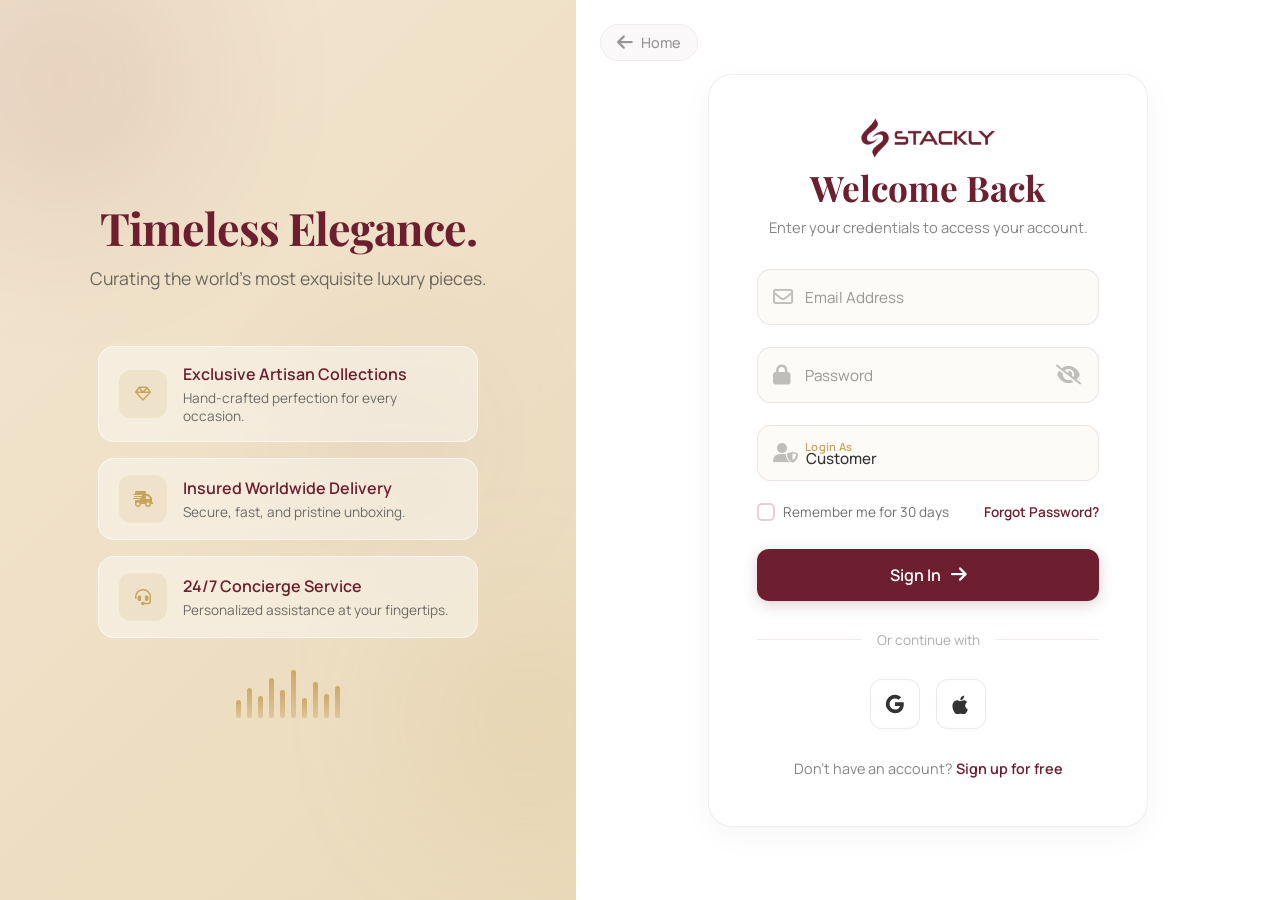
<file: login.html>
<!DOCTYPE html> 
<html lang="en">
<head>
    <meta charset="UTF-8">
    <meta name="viewport" content="width=device-width, initial-scale=1.0">
    <title>Login – Stackly</title>
    <meta name="description" content="Log in to Stackly to access your curated collections, wishlist, and exclusive pieces.">
    <link href="https://fonts.googleapis.com/css2?family=Manrope:wght@300;400;500;600;700;800&family=Playfair+Display:wght@400;500;600;700;800&display=swap" rel="stylesheet">
    <link rel="stylesheet" href="https://cdnjs.cloudflare.com/ajax/libs/font-awesome/6.4.0/css/all.min.css">
    <style>
        /* ── Reset & Base ── */
        *, *::before, *::after { margin: 0; padding: 0; box-sizing: border-box; }

        html, body {
            height: 100vh;
            font-family: 'Manrope', sans-serif;
            background: #fdfbf7;
            color: #333333;
            overflow: hidden;
            padding-bottom: 0;
        }

        a { text-decoration: none; color: inherit; }

        /* ── Page Container ── */
        .page {
            display: flex;
            width: 100%;
            height: 100vh;
        }

        /* ══════════════════════════════════════
           LEFT BRANDING PANEL
        ══════════════════════════════════════ */
        .branding {
            width: 45%;
            position: relative;
            display: flex;
            flex-direction: column;
            justify-content: center;
            align-items: center;
            padding: 48px 40px;
            overflow: hidden;
            background: linear-gradient(135deg, #f3e5d0 0%, #e8d8b7 40%, #f3e5d0 100%);
            background-size: 300% 300%;
            animation: gradientShift 12s ease infinite;
        }

        @keyframes gradientShift {
            0%   { background-position: 0% 50%; }
            50%  { background-position: 100% 50%; }
            100% { background-position: 0% 50%; }
        }

        /* Floating blobs */
        .blob {
            position: absolute;
            border-radius: 50%;
            filter: blur(80px);
            opacity: 0.5;
            pointer-events: none;
        }
        .blob-1 {
            width: 280px; height: 280px;
            background: rgba(109, 31, 47, 0.2);
            top: -60px; left: -80px;
            animation: floatBlob 7s ease-in-out infinite;
        }
        .blob-2 {
            width: 200px; height: 200px;
            background: rgba(200, 164, 93, 0.3);
            bottom: 80px; right: -50px;
            animation: floatBlob 9s ease-in-out infinite 1.5s;
        }
        .blob-3 {
            width: 160px; height: 160px;
            background: rgba(109, 31, 47, 0.15);
            top: 40%; left: 55%;
            animation: floatBlob 8s ease-in-out infinite 3s;
        }

        @keyframes floatBlob {
            0%, 100% { transform: translateY(0); }
            50%      { transform: translateY(-30px); }
        }

        /* Branding content */
        .branding-content {
            position: relative;
            z-index: 2;
            text-align: center;
            display: flex;
            flex-direction: column;
            align-items: center;
            gap: 16px;
        }

        .brand-logo {
            display: flex;
            align-items: center;
            gap: 12px;
            opacity: 0;
            animation: slideFromLeft 0.7s ease forwards 0.2s;
        }
        .static-logo {
            width: 180px;
            height: 180px;
            object-fit: contain;
        }

        .brand-tagline {
            margin-top: 20px;
            opacity: 0;
            animation: slideFromLeft 0.7s ease forwards 0.45s;
        }
        .brand-tagline h1 {
            font-family: 'Playfair Display', serif;
            font-size: 2.8rem;
            font-weight: 700;
            line-height: 1.15;
            letter-spacing: -1px;
            color: #6D1F2F;
        }
        .brand-tagline p {
            font-size: 1.1rem;
            font-weight: 400;
            color: rgba(51, 51, 51, 0.7);
            margin-top: 12px;
        }

        .feature-cards {
            display: flex;
            flex-direction: column;
            gap: 16px;
            margin-top: 40px;
            width: 100%;
            max-width: 380px;
        }
        .feature-card {
            background: rgba(255, 255, 255, 0.4);
            backdrop-filter: blur(10px);
            border: 1px solid rgba(255, 255, 255, 0.6);
            border-radius: 16px;
            padding: 16px 20px;
            display: flex;
            align-items: center;
            gap: 16px;
            transition: transform 0.3s, background 0.3s;
            opacity: 0;
            animation: slideFromLeft 0.7s ease forwards;
            text-align: left;
        }
        .feature-card:nth-child(1) { animation-delay: 0.5s; }
        .feature-card:nth-child(2) { animation-delay: 0.7s; }
        .feature-card:nth-child(3) { animation-delay: 0.9s; }
        .feature-card:hover {
            transform: translateX(10px);
            background: rgba(255, 255, 255, 0.6);
        }
        .feature-icon {
            width: 48px;
            height: 48px;
            border-radius: 12px;
            background: rgba(200, 164, 93, 0.15);
            color: #C8A45D;
            display: flex;
            align-items: center;
            justify-content: center;
            flex-shrink: 0;
        }
        .feature-text h3 {
            font-size: 1rem;
            font-weight: 600;
            color: #6D1F2F;
            margin-bottom: 4px;
        }
        .feature-text p {
            font-size: 0.85rem;
            color: rgba(51, 51, 51, 0.7);
            font-weight: 400;
        }

        @keyframes slideFromLeft {
            from { opacity: 0; transform: translateX(-40px); }
            to   { opacity: 1; transform: translateX(0); }
        }

        /* Waveform Animation (Kept from Podcast reference but Gold themed) */
        .waveform {
            margin-top: 32px;
            display: flex;
            align-items: flex-end;
            gap: 6px;
            z-index: 2;
            opacity: 0;
            animation: fadeIn 1s ease forwards 1s;
        }
        .waveform .bar {
            width: 5px;
            border-radius: 4px;
            background: linear-gradient(to top, rgba(200,164,93,0.4), rgba(200,164,93,0.9));
            animation: waveBar 1.2s ease-in-out infinite alternate;
        }
        .bar:nth-child(1)  { height: 18px; animation-delay: 0s;    }
        .bar:nth-child(2)  { height: 30px; animation-delay: 0.1s;  }
        .bar:nth-child(3)  { height: 22px; animation-delay: 0.2s;  }
        .bar:nth-child(4)  { height: 40px; animation-delay: 0.3s;  }
        .bar:nth-child(5)  { height: 28px; animation-delay: 0.15s; }
        .bar:nth-child(6)  { height: 48px; animation-delay: 0.35s; }
        .bar:nth-child(7)  { height: 20px; animation-delay: 0.25s; }
        .bar:nth-child(8)  { height: 36px; animation-delay: 0.05s; }
        .bar:nth-child(9)  { height: 24px; animation-delay: 0.4s;  }
        .bar:nth-child(10) { height: 32px; animation-delay: 0.2s;  }

        @keyframes waveBar {
            0%   { transform: scaleY(0.4); }
            100% { transform: scaleY(1); }
        }

        @keyframes fadeIn {
            to { opacity: 1; }
        }

        /* ══════════════════════════════════════
           RIGHT LOGIN FORM PANEL
        ══════════════════════════════════════ */
        .login-panel {
            width: 55%;
            display: flex;
            flex-direction: column;
            padding: 64px 32px;
            position: relative;
            overflow-y: auto;
            background: #ffffff;
        }
        
        .login-panel::before,
        .login-panel::after {
            content: '';
            margin: auto;
        }
        
        /* Custom Scrollbar for login panel */
        .login-panel::-webkit-scrollbar {
            width: 8px;
        }
        .login-panel::-webkit-scrollbar-track {
            background: rgba(109,31,47,0.02);
        }
        .login-panel::-webkit-scrollbar-thumb {
            background: rgba(200,164,93,0.3);
            border-radius: 4px;
        }
        
        .login-card {
            margin: 0 auto; 
            width: 100%;
            max-width: 440px;
            background: #ffffff;
            border: 1px solid rgba(109,31,47,0.08);
            border-radius: 24px;
            padding: 24px 48px 48px 48px;
            box-shadow: 0 8px 32px rgba(0,0,0,0.04);
            opacity: 0;
            transform: translateX(30px);
            animation: slideFromRight 0.8s ease forwards 0.3s;
        }

        @keyframes slideFromRight {
            to { opacity: 1; transform: translateX(0); }
        }

        .login-card h2 {
            font-family: 'Playfair Display', serif;
            font-size: 2.2rem;
            font-weight: 700;
            margin-bottom: 6px;
            color: #6D1F2F;
            text-align: center;
        }
        .login-card .subtitle {
            font-size: 0.92rem;
            font-weight: 400;
            color: rgba(51,51,51,0.6);
            margin-bottom: 32px;
            text-align: center;
        }

        /* ── Input Group ── */
        .input-group {
            position: relative;
            margin-bottom: 22px;
        }
        .input-group .field-icon {
            position: absolute;
            left: 16px;
            top: 50%;
            transform: translateY(-50%);
            font-size: 20px;
            color: rgba(51,51,51,0.3);
            pointer-events: none;
            transition: color 0.3s;
            z-index: 2;
        }
        .input-group input, .input-group select {
            width: 100%;
            height: 56px;
            background: #fdfbf7;
            border: 1px solid rgba(109,31,47,0.1);
            border-radius: 14px;
            padding: 18px 48px 6px 48px;
            color: #333333;
            font-family: 'Manrope', sans-serif;
            font-size: 0.95rem;
            font-weight: 500;
            outline: none;
            transition: border-color 0.3s, box-shadow 0.3s, background 0.3s;
            -webkit-appearance: none;
        }
        .input-group input::placeholder { color: transparent; }
        .input-group input:focus, .input-group select:focus {
            border-color: #C8A45D;
            box-shadow: 0 0 0 3px rgba(200,164,93,0.15), 0 0 10px rgba(200,164,93,0.05);
            background: #ffffff;
        }
        .input-group input:focus ~ .field-icon, .input-group select:focus ~ .field-icon {
            color: #C8A45D;
        }

        /* Floating label */
        .input-group label {
            position: absolute;
            left: 48px;
            top: 50%;
            transform: translateY(-50%);
            font-size: 0.95rem;
            color: rgba(51,51,51,0.5);
            pointer-events: none;
            transition: all 0.3s cubic-bezier(0.4, 0, 0.2, 1);
            z-index: 2;
        }
        .input-group input:focus ~ label,
        .input-group input:not(:placeholder-shown) ~ label,
        .input-group select:focus ~ label,
        .input-group select:valid ~ label {
            top: 14px;
            transform: translateY(0);
            font-size: 0.7rem;
            font-weight: 600;
            color: #C8A45D;
            background: transparent;
            padding: 0;
            letter-spacing: 0.03em;
        }

        /* Password toggle */
        .pw-toggle {
            position: absolute;
            right: 14px;
            top: 50%;
            transform: translateY(-50%);
            background: none;
            border: none;
            cursor: pointer;
            color: rgba(51,51,51,0.3);
            font-size: 20px;
            padding: 4px;
            transition: color 0.2s;
            z-index: 2;
        }
        .pw-toggle:hover { color: rgba(51,51,51,0.6); }

        /* ── Options Row ── */
        .options-row {
            display: flex;
            justify-content: space-between;
            align-items: center;
            margin-bottom: 28px;
        }
        .remember-me {
            display: flex;
            align-items: center;
            gap: 8px;
            cursor: pointer;
            font-size: 0.85rem;
            color: rgba(51,51,51,0.7);
        }
        .remember-me input[type="checkbox"] {
            appearance: none;
            -webkit-appearance: none;
            width: 18px;
            height: 18px;
            border: 2px solid rgba(109,31,47,0.2);
            border-radius: 5px;
            cursor: pointer;
            position: relative;
            transition: all 0.2s;
            flex-shrink: 0;
            background: #fff;
        }
        .remember-me input[type="checkbox"]:checked {
            background: #6D1F2F;
            border-color: #6D1F2F;
        }
        .remember-me input[type="checkbox"]:checked::after {
            content: '';
            position: absolute;
            left: 5px; top: 1px;
            width: 4px; height: 9px;
            border: solid white;
            border-width: 0 2px 2px 0;
            transform: rotate(45deg);
        }
        .forgot-link {
            font-size: 0.85rem;
            color: #6D1F2F;
            font-weight: 600;
            transition: color 0.2s;
        }
        .forgot-link:hover { color: #C8A45D; text-decoration: underline; }

        /* ── Submit Button ── */
        .btn-submit {
            width: 100%;
            height: 52px;
            background: #6D1F2F;
            color: #ffffff;
            border: none;
            border-radius: 12px;
            font-size: 1rem;
            font-weight: 600;
            cursor: pointer;
            display: flex;
            align-items: center;
            justify-content: center;
            gap: 10px;
            transition: all 0.3s;
            box-shadow: 0 4px 15px rgba(109,31,47,0.2);
            font-family: inherit;
        }
        .btn-submit:hover {
            background: #C8A45D;
            transform: translateY(-2px);
            box-shadow: 0 6px 20px rgba(200,164,93,0.3);
        }
        .btn-submit:active { transform: translateY(0); }

        /* ── Social Login ── */
        .divider {
            display: flex;
            align-items: center;
            margin: 30px 0;
            color: rgba(51,51,51,0.4);
            font-size: 0.85rem;
        }
        .divider::before, .divider::after {
            content: ''; flex: 1; height: 1px;
            background: rgba(109,31,47,0.1);
        }
        .divider span { padding: 0 16px; }

        .social-logins {
            display: flex; gap: 16px; justify-content: center; margin-bottom: 30px;
        }
        .social-btn {
            width: 50px; height: 50px;
            border-radius: 12px;
            background: #ffffff;
            border: 1px solid rgba(109,31,47,0.1);
            display: flex; align-items: center; justify-content: center;
            cursor: pointer; transition: all 0.3s;
        }
        .social-btn:hover {
            background: #fdfbf7; border-color: #C8A45D;
            transform: translateY(-2px);
        }
        .social-btn img { width: 24px; height: 24px; opacity: 0.8; }

        .bottom-text { text-align: center; font-size: 0.9rem; color: rgba(51,51,51,0.6); }
        .bottom-text a { color: #6D1F2F; font-weight: 600; }
        .bottom-text a:hover { text-decoration: underline; }

        .back-home {
            position: absolute; top: 24px; left: 24px;
            display: flex; align-items: center; gap: 8px;
            color: rgba(51,51,51,0.5); font-size: 0.9rem; font-weight: 500;
            padding: 8px 16px; border-radius: 50px;
            background: rgba(109,31,47,0.03); border: 1px solid rgba(109,31,47,0.05);
            transition: all 0.2s;
        }
        .back-home:hover { background: rgba(109,31,47,0.08); color: #6D1F2F; }

        /* ── Responsive ── */
        @media (max-width: 992px) {
            html, body { height: auto; overflow: visible; }
            .page { flex-direction: column; height: auto; }
            .branding { width: 100%; height: auto; min-height: 400px; padding: 40px 20px; }
            .login-panel { width: 100%; height: auto; flex: 1; padding: 40px 16px; align-items: center; justify-content: flex-start; overflow-y: visible; }
            .login-card { margin: 0 auto; padding: 32px 24px; max-width: 100%; width: 100%; }
            .waveform { display: none; }
            .back-home { display: flex; position: relative; top: 0; left: 0; align-self: flex-start; margin-bottom: 20px; background: white; }
            .brand-logo .static-logo { width: 120px; height: 120px; }
        }
    </style>
</head>
<body>
    <div class="page">
        <!-- ════ BRANDING PANEL ════ -->
        <div class="branding">
            <div class="blob blob-1"></div>
            <div class="blob blob-2"></div>
            <div class="blob blob-3"></div>

            <div class="branding-content">
                
                <div class="brand-tagline">
                    <h1>Timeless Elegance.</h1>
                    <p>Curating the world's most exquisite luxury pieces.</p>
                </div>

                <div class="feature-cards">
                    <div class="feature-card">
                        <div class="feature-icon"><i class="fa-regular fa-gem"></i></div>
                        <div class="feature-text">
                            <h3>Exclusive Artisan Collections</h3>
                            <p>Hand-crafted perfection for every occasion.</p>
                        </div>
                    </div>
                    <div class="feature-card">
                        <div class="feature-icon"><i class="fa-solid fa-truck-fast"></i></div>
                        <div class="feature-text">
                            <h3>Insured Worldwide Delivery</h3>
                            <p>Secure, fast, and pristine unboxing.</p>
                        </div>
                    </div>
                    <div class="feature-card">
                        <div class="feature-icon"><i class="fa-solid fa-headset"></i></div>
                        <div class="feature-text">
                            <h3>24/7 Concierge Service</h3>
                            <p>Personalized assistance at your fingertips.</p>
                        </div>
                    </div>
                </div>
            </div>

            <!-- Golden Waveform Animation -->
            <div class="waveform">
                <div class="bar"></div><div class="bar"></div><div class="bar"></div>
                <div class="bar"></div><div class="bar"></div><div class="bar"></div>
                <div class="bar"></div><div class="bar"></div><div class="bar"></div><div class="bar"></div>
            </div>
        </div>

        <!-- ════ LOGIN PANEL ════ -->
        <div class="login-panel">
            <a href="index.html" class="back-home"><i class="fa-solid fa-arrow-left" style="font-size: 18px;"></i>Home</a>
            
            <div class="login-card">
                <div class="form-logo" style="margin-bottom: -15px; display: flex; justify-content: center; cursor: pointer;" onclick="window.location.href='index.html'">
                    <div style="background-color: #6D1F2F; -webkit-mask-image: url('logo-removebg-preview.webp'); mask-image: url('logo-removebg-preview.webp'); -webkit-mask-size: contain; mask-size: contain; -webkit-mask-repeat: no-repeat; mask-repeat: no-repeat; -webkit-mask-position: center; mask-position: center; width: 320px; height: 80px;"></div>
                </div>
                <h2>Welcome Back</h2>
                <p class="subtitle">Enter your credentials to access your account.</p>

                <form onsubmit="event.preventDefault(); handleLogin();">
                    
                    <div class="input-group">
                        <input type="email" id="email" placeholder="Email" required autocomplete="email">
                        <label for="email">Email Address</label>
                        <i class="fa-regular fa-envelope field-icon"></i>
                    </div>

                    <div class="input-group">
                        <input type="password" id="password" placeholder="Password" required>
                        <label for="password">Password</label>
                        <i class="fa-solid fa-lock field-icon"></i>
                        <button type="button" class="pw-toggle" onclick="togglePassword(this)">
                            <i class="fa-solid fa-eye-slash"></i>
                        </button>
                    </div>

                    <div class="input-group">
                        <select id="role" required>
                            <option value="user" selected>Customer</option>
                            <option value="admin">Administrator</option>
                        </select>
                        <label for="role" style="top: 14px; font-size: 0.7rem; font-weight: 600; color: #C8A45D;">Login As</label>
                        <i class="fa-solid fa-user-shield field-icon"></i>
                    </div>

                    <div class="options-row">
                        <label class="remember-me">
                            <input type="checkbox">
                            Remember me for 30 days
                        </label>
                        <a href="404.html" class="forgot-link">Forgot Password?</a>
                    </div>

                    <button type="submit" class="btn-submit">
                        Sign In <i class="fa-solid fa-arrow-right" style="font-size: 18px;"></i>
                    </button>
                </form>

                <div class="divider"><span>Or continue with</span></div>

                <div class="social-logins">
                    <button type="button" class="social-btn" aria-label="Login with Google" onclick="window.location.href='404.html'">
                        <svg viewBox="0 0 24 24" width="20" height="20" xmlns="http://www.w3.org/2000/svg"><path d="M22.56 12.25c0-.78-.07-1.53-.2-2.25H12v4.26h5.92c-.26 1.37-1.04 2.53-2.21 3.31v2.77h3.57c2.08-1.92 3.28-4.74 3.28-8.09z" fill="#333333"/><path d="M12 23c2.97 0 5.46-.98 7.28-2.66l-3.57-2.77c-.98.66-2.23 1.06-3.71 1.06-2.86 0-5.29-1.93-6.16-4.53H2.18v2.84C3.99 20.53 7.7 23 12 23z" fill="#333333"/><path d="M5.84 14.09c-.22-.66-.35-1.36-.35-2.09s.13-1.43.35-2.09V7.07H2.18C1.43 8.55 1 10.22 1 12s.43 3.45 1.18 4.93l2.85-2.22.81-.62z" fill="#333333"/><path d="M12 5.38c1.62 0 3.06.56 4.21 1.64l3.15-3.15C17.45 2.09 14.97 1 12 1 7.7 1 3.99 3.47 2.18 7.07l3.66 2.84c.87-2.6 3.3-4.53 6.16-4.53z" fill="#333333"/></svg>
                    </button>
                    <button type="button" class="social-btn" aria-label="Login with Apple" onclick="window.location.href='404.html'">
                        <svg viewBox="0 0 24 24" width="20" height="20" xmlns="http://www.w3.org/2000/svg"><path d="M17.05 13.91c0-2.81 2.3-4.16 2.4-4.22-1.31-1.93-3.35-2.19-4.08-2.22-1.74-.17-3.41 1.03-4.3 1.03-.89 0-2.28-1-3.73-.97-1.92.03-3.69 1.11-4.68 2.83-2 3.48-.51 8.63 1.45 11.45.96 1.38 2.09 2.92 3.59 2.87 1.44-.06 2-1.12 3.73-1.12 1.73 0 2.24 1.12 3.76 1.09 1.55-.03 2.53-1.4 3.47-2.77 1.09-1.6 1.54-3.14 1.57-3.23-.03-.01-3.13-1.2-3.13-4.74zM14.65 5.56c.8-1.02 1.35-2.45 1.2-3.87-1.22.05-2.7.83-3.53 1.83-.65.78-1.29 2.24-1.12 3.63 1.36.11 2.65-.58 3.45-1.59z" fill="#333333"/></svg>
                    </button>
                </div>

                <div class="bottom-text">
                    Don't have an account? <a href="signup.html">Sign up for free</a>
                </div>
            </div>
        </div>
    </div>

    <script>
        function togglePassword(btn) {
            const input = document.getElementById('password');
            const icon = btn.querySelector('i');
            if (input.type === 'password') {
                input.type = 'text';
                icon.className = 'fa-solid fa-eye';
            } else {
                input.type = 'password';
                icon.className = 'fa-solid fa-eye-slash';
            }
        }

        function handleLogin() {
            const email = document.getElementById('email').value;
            const role = document.getElementById('role').value;
            
            // Simple mock login flow
            localStorage.setItem('jewellry_user', JSON.stringify({
                email: email,
                username: email.split('@')[0],
                role: role
            }));
            
            const btn = document.querySelector('.btn-submit');
            btn.innerHTML = '<i class="fa-solid fa-rotate fa-spin"></i> Authenticating...';
            
            setTimeout(() => {
                if(role === 'admin') {
                    window.location.href = 'admin.html';
                } else {
                    window.location.href = 'dashboard.html';
                }
            }, 800);
        }
    </script>
</body>
</html>
</file>
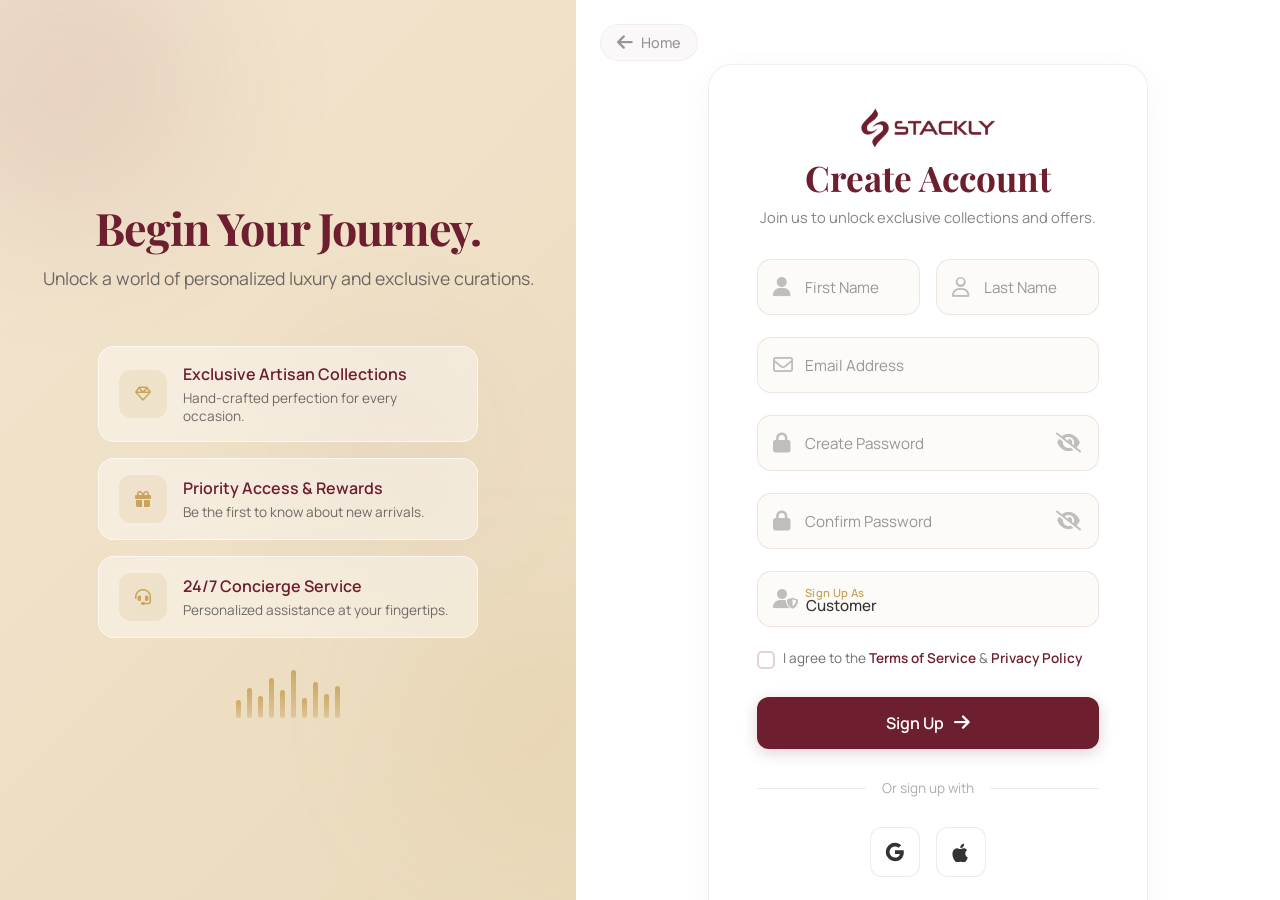
<file: signup.html>
<!DOCTYPE html> 
<html lang="en">
<head>
    <meta charset="UTF-8">
    <meta name="viewport" content="width=device-width, initial-scale=1.0">
    <title>Sign Up – Stackly</title>
    <meta name="description" content="Create an account at Stackly to curate your personal wishlist and receive exclusive offers.">
    <link href="https://fonts.googleapis.com/css2?family=Manrope:wght@300;400;500;600;700;800&family=Playfair+Display:wght@400;500;600;700;800&display=swap" rel="stylesheet">
    <link rel="stylesheet" href="https://cdnjs.cloudflare.com/ajax/libs/font-awesome/6.4.0/css/all.min.css">
    <style>
        /* ── Reset & Base ── */
        *, *::before, *::after { margin: 0; padding: 0; box-sizing: border-box; }

        html, body {
            height: 100vh;
            font-family: 'Manrope', sans-serif;
            background: #fdfbf7;
            color: #333333;
            overflow: hidden;
            padding-bottom: 0;
        }

        a { text-decoration: none; color: inherit; }

        /* ── Page Container ── */
        .page {
            display: flex;
            width: 100%;
            height: 100vh;
        }

        /* ══════════════════════════════════════
           LEFT BRANDING PANEL
        ══════════════════════════════════════ */
        .branding {
            width: 45%;
            position: relative;
            display: flex;
            flex-direction: column;
            justify-content: center;
            align-items: center;
            padding: 48px 40px;
            overflow: hidden;
            background: linear-gradient(135deg, #f3e5d0 0%, #e8d8b7 40%, #f7f1e3 70%, #f3e5d0 100%);
            background-size: 300% 300%;
            animation: gradientShift 12s ease infinite;
        }

        @keyframes gradientShift {
            0%   { background-position: 0% 50%; }
            50%  { background-position: 100% 50%; }
            100% { background-position: 0% 50%; }
        }

        /* Floating blobs */
        .blob {
            position: absolute;
            border-radius: 50%;
            filter: blur(80px);
            opacity: 0.5;
            pointer-events: none;
        }
        .blob-1 {
            width: 280px; height: 280px;
            background: rgba(109, 31, 47, 0.2);
            top: -60px; left: -80px;
            animation: floatBlob 7s ease-in-out infinite;
        }
        .blob-2 {
            width: 200px; height: 200px;
            background: rgba(200, 164, 93, 0.3);
            bottom: 80px; right: -50px;
            animation: floatBlob 9s ease-in-out infinite 1.5s;
        }
        .blob-3 {
            width: 160px; height: 160px;
            background: rgba(109, 31, 47, 0.15);
            top: 40%; left: 55%;
            animation: floatBlob 8s ease-in-out infinite 3s;
        }

        @keyframes floatBlob {
            0%, 100% { transform: translateY(0); }
            50%      { transform: translateY(-30px); }
        }

        /* Branding content */
        .branding-content {
            position: relative;
            z-index: 2;
            text-align: center;
            display: flex;
            flex-direction: column;
            align-items: center;
            gap: 16px;
        }

        .brand-logo {
            display: flex;
            align-items: center;
            gap: 12px;
            opacity: 0;
            animation: slideFromLeft 0.7s ease forwards 0.2s;
        }
        .static-logo {
            width: 180px;
            height: 180px;
            object-fit: contain;
        }

        .brand-tagline {
            margin-top: 20px;
            opacity: 0;
            animation: slideFromLeft 0.7s ease forwards 0.45s;
        }
        .brand-tagline h1 {
            font-family: 'Playfair Display', serif;
            font-size: 2.8rem;
            font-weight: 700;
            line-height: 1.15;
            letter-spacing: -1px;
            color: #6D1F2F;
        }
        .brand-tagline p {
            font-size: 1.1rem;
            font-weight: 400;
            color: rgba(51, 51, 51, 0.7);
            margin-top: 12px;
        }

        .feature-cards {
            display: flex;
            flex-direction: column;
            gap: 16px;
            margin-top: 40px;
            width: 100%;
            max-width: 380px;
        }
        .feature-card {
            background: rgba(255, 255, 255, 0.4);
            backdrop-filter: blur(10px);
            border: 1px solid rgba(255, 255, 255, 0.6);
            border-radius: 16px;
            padding: 16px 20px;
            display: flex;
            align-items: center;
            gap: 16px;
            transition: transform 0.3s, background 0.3s;
            opacity: 0;
            animation: slideFromLeft 0.7s ease forwards;
            text-align: left;
        }
        .feature-card:nth-child(1) { animation-delay: 0.5s; }
        .feature-card:nth-child(2) { animation-delay: 0.7s; }
        .feature-card:nth-child(3) { animation-delay: 0.9s; }
        .feature-card:hover {
            transform: translateX(10px);
            background: rgba(255, 255, 255, 0.6);
        }
        .feature-icon {
            width: 48px;
            height: 48px;
            border-radius: 12px;
            background: rgba(200, 164, 93, 0.15);
            color: #C8A45D;
            display: flex;
            align-items: center;
            justify-content: center;
            flex-shrink: 0;
        }
        .feature-text h3 {
            font-size: 1rem;
            font-weight: 600;
            color: #6D1F2F;
            margin-bottom: 4px;
        }
        .feature-text p {
            font-size: 0.85rem;
            color: rgba(51, 51, 51, 0.7);
            font-weight: 400;
        }

        @keyframes slideFromLeft {
            from { opacity: 0; transform: translateX(-40px); }
            to   { opacity: 1; transform: translateX(0); }
        }

        /* Waveform Animation (Kept from Podcast reference but Gold themed) */
        .waveform {
            margin-top: 32px;
            display: flex;
            align-items: flex-end;
            gap: 6px;
            z-index: 2;
            opacity: 0;
            animation: fadeIn 1s ease forwards 1s;
        }
        .waveform .bar {
            width: 5px;
            border-radius: 4px;
            background: linear-gradient(to top, rgba(200,164,93,0.4), rgba(200,164,93,0.9));
            animation: waveBar 1.2s ease-in-out infinite alternate;
        }
        .bar:nth-child(1)  { height: 18px; animation-delay: 0s;    }
        .bar:nth-child(2)  { height: 30px; animation-delay: 0.1s;  }
        .bar:nth-child(3)  { height: 22px; animation-delay: 0.2s;  }
        .bar:nth-child(4)  { height: 40px; animation-delay: 0.3s;  }
        .bar:nth-child(5)  { height: 28px; animation-delay: 0.15s; }
        .bar:nth-child(6)  { height: 48px; animation-delay: 0.35s; }
        .bar:nth-child(7)  { height: 20px; animation-delay: 0.25s; }
        .bar:nth-child(8)  { height: 36px; animation-delay: 0.05s; }
        .bar:nth-child(9)  { height: 24px; animation-delay: 0.4s;  }
        .bar:nth-child(10) { height: 32px; animation-delay: 0.2s;  }

        @keyframes waveBar {
            0%   { transform: scaleY(0.4); }
            100% { transform: scaleY(1); }
        }

        @keyframes fadeIn {
            to { opacity: 1; }
        }

        /* ══════════════════════════════════════
           RIGHT SIGNUP FORM PANEL
        ══════════════════════════════════════ */
        .login-panel {
            width: 55%;
            display: flex;
            flex-direction: column;
            padding: 64px 32px;
            position: relative;
            overflow-y: auto;
            background: #ffffff;
        }
        
        .login-panel::before,
        .login-panel::after {
            content: '';
            margin: auto;
        }
        
        /* Custom Scrollbar for login panel */
        .login-panel::-webkit-scrollbar {
            width: 8px;
        }
        .login-panel::-webkit-scrollbar-track {
            background: rgba(109,31,47,0.02);
        }
        .login-panel::-webkit-scrollbar-thumb {
            background: rgba(200,164,93,0.3);
            border-radius: 4px;
        }
        
        .login-card {
            margin: 0 auto; 
            width: 100%;
            max-width: 440px;
            background: #ffffff;
            border: 1px solid rgba(109,31,47,0.08);
            border-radius: 24px;
            padding: 24px 48px 48px 48px;
            box-shadow: 0 8px 32px rgba(0,0,0,0.04);
            opacity: 0;
            transform: translateX(30px);
            animation: slideFromRight 0.8s ease forwards 0.3s;
        }

        @keyframes slideFromRight {
            to { opacity: 1; transform: translateX(0); }
        }

        .login-card h2 {
            font-family: 'Playfair Display', serif;
            font-size: 2.2rem;
            font-weight: 700;
            margin-bottom: 6px;
            color: #6D1F2F;
            text-align: center;
        }
        .login-card .subtitle {
            font-size: 0.92rem;
            font-weight: 400;
            color: rgba(51,51,51,0.6);
            margin-bottom: 32px;
            text-align: center;
        }

        /* ── Input Group ── */
        .input-row {
            display: flex;
            gap: 16px;
        }
        .input-row .input-group {
            flex: 1;
        }

        .input-group {
            position: relative;
            margin-bottom: 22px;
        }
        .input-group .field-icon {
            position: absolute;
            left: 16px;
            top: 50%;
            transform: translateY(-50%);
            font-size: 20px;
            color: rgba(51,51,51,0.3);
            pointer-events: none;
            transition: color 0.3s;
            z-index: 2;
        }
        .input-group input, .input-group select {
            width: 100%;
            height: 56px;
            background: #fdfbf7;
            border: 1px solid rgba(109,31,47,0.1);
            border-radius: 14px;
            padding: 18px 48px 6px 48px;
            color: #333333;
            font-family: 'Manrope', sans-serif;
            font-size: 0.95rem;
            font-weight: 500;
            outline: none;
            transition: border-color 0.3s, box-shadow 0.3s, background 0.3s;
            -webkit-appearance: none;
        }
        .input-group input::placeholder { color: transparent; }
        .input-group input:focus, .input-group select:focus {
            border-color: #C8A45D;
            box-shadow: 0 0 0 3px rgba(200,164,93,0.15), 0 0 10px rgba(200,164,93,0.05);
            background: #ffffff;
        }
        .input-group input:focus ~ .field-icon, .input-group select:focus ~ .field-icon {
            color: #C8A45D;
        }

        /* Floating label */
        .input-group label {
            position: absolute;
            left: 48px;
            top: 50%;
            transform: translateY(-50%);
            font-size: 0.95rem;
            color: rgba(51,51,51,0.5);
            pointer-events: none;
            transition: all 0.3s cubic-bezier(0.4, 0, 0.2, 1);
            z-index: 2;
        }
        .input-group input:focus ~ label,
        .input-group input:not(:placeholder-shown) ~ label,
        .input-group select:focus ~ label,
        .input-group select:valid ~ label {
            top: 14px;
            transform: translateY(0);
            font-size: 0.7rem;
            font-weight: 600;
            color: #C8A45D;
            background: transparent;
            padding: 0;
            letter-spacing: 0.03em;
        }

        /* Password toggle */
        .pw-toggle {
            position: absolute;
            right: 14px;
            top: 50%;
            transform: translateY(-50%);
            background: none;
            border: none;
            cursor: pointer;
            color: rgba(51,51,51,0.3);
            font-size: 20px;
            padding: 4px;
            transition: color 0.2s;
            z-index: 2;
        }
        .pw-toggle:hover { color: rgba(51,51,51,0.6); }

        /* ── Options Row ── */
        .options-row {
            margin-bottom: 28px;
        }
        .remember-me {
            display: flex;
            align-items: center;
            gap: 8px;
            cursor: pointer;
            font-size: 0.85rem;
            color: rgba(51,51,51,0.7);
        }
        .remember-me input[type="checkbox"] {
            appearance: none;
            -webkit-appearance: none;
            width: 18px;
            height: 18px;
            border: 2px solid rgba(109,31,47,0.2);
            border-radius: 5px;
            cursor: pointer;
            position: relative;
            transition: all 0.2s;
            flex-shrink: 0;
            background: #fff;
        }
        .remember-me input[type="checkbox"]:checked {
            background: #6D1F2F;
            border-color: #6D1F2F;
        }
        .remember-me input[type="checkbox"]:checked::after {
            content: '';
            position: absolute;
            left: 5px; top: 1px;
            width: 4px; height: 9px;
            border: solid white;
            border-width: 0 2px 2px 0;
            transform: rotate(45deg);
        }
        .remember-me a {
            color: #6D1F2F;
            font-weight: 600;
        }
        .remember-me a:hover { text-decoration: underline; }

        /* ── Submit Button ── */
        .btn-submit {
            width: 100%;
            height: 52px;
            background: #6D1F2F;
            color: #ffffff;
            border: none;
            border-radius: 12px;
            font-size: 1rem;
            font-weight: 600;
            cursor: pointer;
            display: flex;
            align-items: center;
            justify-content: center;
            gap: 10px;
            transition: all 0.3s;
            box-shadow: 0 4px 15px rgba(109,31,47,0.2);
            font-family: inherit;
        }
        .btn-submit:hover {
            background: #C8A45D;
            transform: translateY(-2px);
            box-shadow: 0 6px 20px rgba(200,164,93,0.3);
        }
        .btn-submit:active { transform: translateY(0); }

        /* ── Social Login ── */
        .divider {
            display: flex;
            align-items: center;
            margin: 30px 0;
            color: rgba(51,51,51,0.4);
            font-size: 0.85rem;
        }
        .divider::before, .divider::after {
            content: ''; flex: 1; height: 1px;
            background: rgba(109,31,47,0.1);
        }
        .divider span { padding: 0 16px; }

        .social-logins {
            display: flex; gap: 16px; justify-content: center; margin-bottom: 30px;
        }
        .social-btn {
            width: 50px; height: 50px;
            border-radius: 12px;
            background: #ffffff;
            border: 1px solid rgba(109,31,47,0.1);
            display: flex; align-items: center; justify-content: center;
            cursor: pointer; transition: all 0.3s;
        }
        .social-btn:hover {
            background: #fdfbf7; border-color: #C8A45D;
            transform: translateY(-2px);
        }
        .social-btn img { width: 24px; height: 24px; opacity: 0.8; }

        .bottom-text { text-align: center; font-size: 0.9rem; color: rgba(51,51,51,0.6); }
        .bottom-text a { color: #6D1F2F; font-weight: 600; }
        .bottom-text a:hover { text-decoration: underline; }

        .back-home {
            position: absolute; top: 24px; left: 24px;
            display: flex; align-items: center; gap: 8px;
            color: rgba(51,51,51,0.5); font-size: 0.9rem; font-weight: 500;
            padding: 8px 16px; border-radius: 50px;
            background: rgba(109,31,47,0.03); border: 1px solid rgba(109,31,47,0.05);
            transition: all 0.2s;
        }
        .back-home:hover { background: rgba(109,31,47,0.08); color: #6D1F2F; }

        /* ── Responsive ── */
        @media (max-width: 992px) {
            html, body { height: auto; overflow: visible; }
            .page { flex-direction: column; height: auto; }
            .branding { width: 100%; height: auto; min-height: 400px; padding: 40px 20px; }
            .login-panel { width: 100%; height: auto; flex: 1; padding: 40px 16px; align-items: center; justify-content: flex-start; overflow-y: visible; }
            .login-card { margin: 0 auto; padding: 32px 24px; max-width: 100%; width: 100%; }
            .waveform { display: none; }
            .back-home { display: flex; position: relative; top: 0; left: 0; align-self: flex-start; margin-bottom: 20px; background: white; }
            .brand-logo .static-logo { width: 120px; height: 120px; }
        }
    </style>
</head>
<body>
    <div class="page">
        <!-- ════ BRANDING PANEL ════ -->
        <div class="branding">
            <div class="blob blob-1"></div>
            <div class="blob blob-2"></div>
            <div class="blob blob-3"></div>

            <div class="branding-content">
                
                <div class="brand-tagline">
                    <h1>Begin Your Journey.</h1>
                    <p>Unlock a world of personalized luxury and exclusive curations.</p>
                </div>

                <div class="feature-cards">
                    <div class="feature-card">
                        <div class="feature-icon"><i class="fa-regular fa-gem"></i></div>
                        <div class="feature-text">
                            <h3>Exclusive Artisan Collections</h3>
                            <p>Hand-crafted perfection for every occasion.</p>
                        </div>
                    </div>
                    <div class="feature-card">
                        <div class="feature-icon"><i class="fa-solid fa-gift"></i></div>
                        <div class="feature-text">
                            <h3>Priority Access & Rewards</h3>
                            <p>Be the first to know about new arrivals.</p>
                        </div>
                    </div>
                    <div class="feature-card">
                        <div class="feature-icon"><i class="fa-solid fa-headset"></i></div>
                        <div class="feature-text">
                            <h3>24/7 Concierge Service</h3>
                            <p>Personalized assistance at your fingertips.</p>
                        </div>
                    </div>
                </div>
            </div>

            <!-- Golden Waveform Animation -->
            <div class="waveform">
                <div class="bar"></div><div class="bar"></div><div class="bar"></div>
                <div class="bar"></div><div class="bar"></div><div class="bar"></div>
                <div class="bar"></div><div class="bar"></div><div class="bar"></div><div class="bar"></div>
            </div>
        </div>

        <!-- ════ SIGNUP PANEL ════ -->
        <div class="login-panel">
            <a href="index.html" class="back-home"><i class="fa-solid fa-arrow-left" style="font-size: 18px;"></i>Home</a>
            
            <div class="login-card">
                <div class="form-logo" style="margin-bottom: -15px; display: flex; justify-content: center; cursor: pointer;" onclick="window.location.href='index.html'">
                    <div style="background-color: #6D1F2F; -webkit-mask-image: url('logo-removebg-preview.webp'); mask-image: url('logo-removebg-preview.webp'); -webkit-mask-size: contain; mask-size: contain; -webkit-mask-repeat: no-repeat; mask-repeat: no-repeat; -webkit-mask-position: center; mask-position: center; width: 320px; height: 80px;"></div>
                </div>
                <h2>Create Account</h2>
                <p class="subtitle">Join us to unlock exclusive collections and offers.</p>

                <form onsubmit="event.preventDefault(); handleSignup();">
                    
                    <div class="input-row">
                        <div class="input-group">
                            <input type="text" id="fname" placeholder="First Name" required>
                            <label for="fname">First Name</label>
                            <i class="fa-solid fa-user field-icon"></i>
                        </div>
                        <div class="input-group">
                            <input type="text" id="lname" placeholder="Last Name" required>
                            <label for="lname">Last Name</label>
                            <i class="fa-regular fa-user field-icon"></i>
                        </div>
                    </div>

                    <div class="input-group">
                        <input type="email" id="email" placeholder="Email" required autocomplete="email">
                        <label for="email">Email Address</label>
                        <i class="fa-regular fa-envelope field-icon"></i>
                    </div>

                    <div class="input-group">
                        <input type="password" id="password" placeholder="Create Password" required>
                        <label for="password">Create Password</label>
                        <i class="fa-solid fa-lock field-icon"></i>
                        <button type="button" class="pw-toggle" onclick="togglePassword(this, 'password')">
                            <i class="fa-solid fa-eye-slash"></i>
                        </button>
                    </div>

                    <div class="input-group">
                        <input type="password" id="confirm_password" placeholder="Confirm Password" required>
                        <label for="confirm_password">Confirm Password</label>
                        <i class="fa-solid fa-lock field-icon"></i>
                        <button type="button" class="pw-toggle" onclick="togglePassword(this, 'confirm_password')">
                            <i class="fa-solid fa-eye-slash"></i>
                        </button>
                    </div>

                    <div class="input-group">
                        <select id="role" required>
                            <option value="user" selected>Customer</option>
                            <option value="admin">Administrator</option>
                        </select>
                        <label for="role" style="top: 14px; font-size: 0.7rem; font-weight: 600; color: #C8A45D;">Sign Up As</label>
                        <i class="fa-solid fa-user-shield field-icon"></i>
                    </div>

                    <div class="options-row" style="margin-bottom: 28px;">
                        <label class="remember-me" style="align-items: flex-start;">
                            <input type="checkbox" required style="margin-top: 2px;">
                            <span style="line-height: 1.4;">I agree to the <a href="404.html">Terms of Service</a> & <a href="404.html">Privacy Policy</a></span>
                        </label>
                    </div>

                    <button type="submit" class="btn-submit">
                        Sign Up <i class="fa-solid fa-arrow-right" style="font-size: 18px;"></i>
                    </button>
                </form>

                <div class="divider"><span>Or sign up with</span></div>

                <div class="social-logins">
                    <button type="button" class="social-btn" aria-label="Login with Google" onclick="window.location.href='404.html'">
                        <svg viewBox="0 0 24 24" width="20" height="20" xmlns="http://www.w3.org/2000/svg"><path d="M22.56 12.25c0-.78-.07-1.53-.2-2.25H12v4.26h5.92c-.26 1.37-1.04 2.53-2.21 3.31v2.77h3.57c2.08-1.92 3.28-4.74 3.28-8.09z" fill="#333333"/><path d="M12 23c2.97 0 5.46-.98 7.28-2.66l-3.57-2.77c-.98.66-2.23 1.06-3.71 1.06-2.86 0-5.29-1.93-6.16-4.53H2.18v2.84C3.99 20.53 7.7 23 12 23z" fill="#333333"/><path d="M5.84 14.09c-.22-.66-.35-1.36-.35-2.09s.13-1.43.35-2.09V7.07H2.18C1.43 8.55 1 10.22 1 12s.43 3.45 1.18 4.93l2.85-2.22.81-.62z" fill="#333333"/><path d="M12 5.38c1.62 0 3.06.56 4.21 1.64l3.15-3.15C17.45 2.09 14.97 1 12 1 7.7 1 3.99 3.47 2.18 7.07l3.66 2.84c.87-2.6 3.3-4.53 6.16-4.53z" fill="#333333"/></svg>
                    </button>
                    <button type="button" class="social-btn" aria-label="Login with Apple" onclick="window.location.href='404.html'">
                        <svg viewBox="0 0 24 24" width="20" height="20" xmlns="http://www.w3.org/2000/svg"><path d="M17.05 13.91c0-2.81 2.3-4.16 2.4-4.22-1.31-1.93-3.35-2.19-4.08-2.22-1.74-.17-3.41 1.03-4.3 1.03-.89 0-2.28-1-3.73-.97-1.92.03-3.69 1.11-4.68 2.83-2 3.48-.51 8.63 1.45 11.45.96 1.38 2.09 2.92 3.59 2.87 1.44-.06 2-1.12 3.73-1.12 1.73 0 2.24 1.12 3.76 1.09 1.55-.03 2.53-1.4 3.47-2.77 1.09-1.6 1.54-3.14 1.57-3.23-.03-.01-3.13-1.2-3.13-4.74zM14.65 5.56c.8-1.02 1.35-2.45 1.2-3.87-1.22.05-2.7.83-3.53 1.83-.65.78-1.29 2.24-1.12 3.63 1.36.11 2.65-.58 3.45-1.59z" fill="#333333"/></svg>
                    </button>
                </div>

                <div class="bottom-text">
                    Already have an account? <a href="login.html">Log In</a>
                </div>
            </div>
        </div>
    </div>

    <script>
        function togglePassword(btn, inputId) {
            const input = document.getElementById(inputId);
            const icon = btn.querySelector('i');
            if (input.type === 'password') {
                input.type = 'text';
                icon.className = 'fa-solid fa-eye';
            } else {
                input.type = 'password';
                icon.className = 'fa-solid fa-eye-slash';
            }
        }

        function handleSignup() {
            const password = document.getElementById('password').value;
            const confirm = document.getElementById('confirm_password').value;
            if (password !== confirm) {
                alert('Passwords do not match. Please try again.');
                return;
            }

            const email = document.getElementById('email').value;
            const role = document.getElementById('role').value;
            
            localStorage.setItem('jewellry_user', JSON.stringify({
                email: email,
                username: email.split('@')[0],
                role: role
            }));
            
            const btn = document.querySelector('.btn-submit');
            btn.innerHTML = '<i class="fa-solid fa-rotate fa-spin"></i> Creating Account...';
            
            setTimeout(() => {
                window.location.href = 'login.html';
            }, 800);
        }
    </script>
</body>
</html>
</file>
